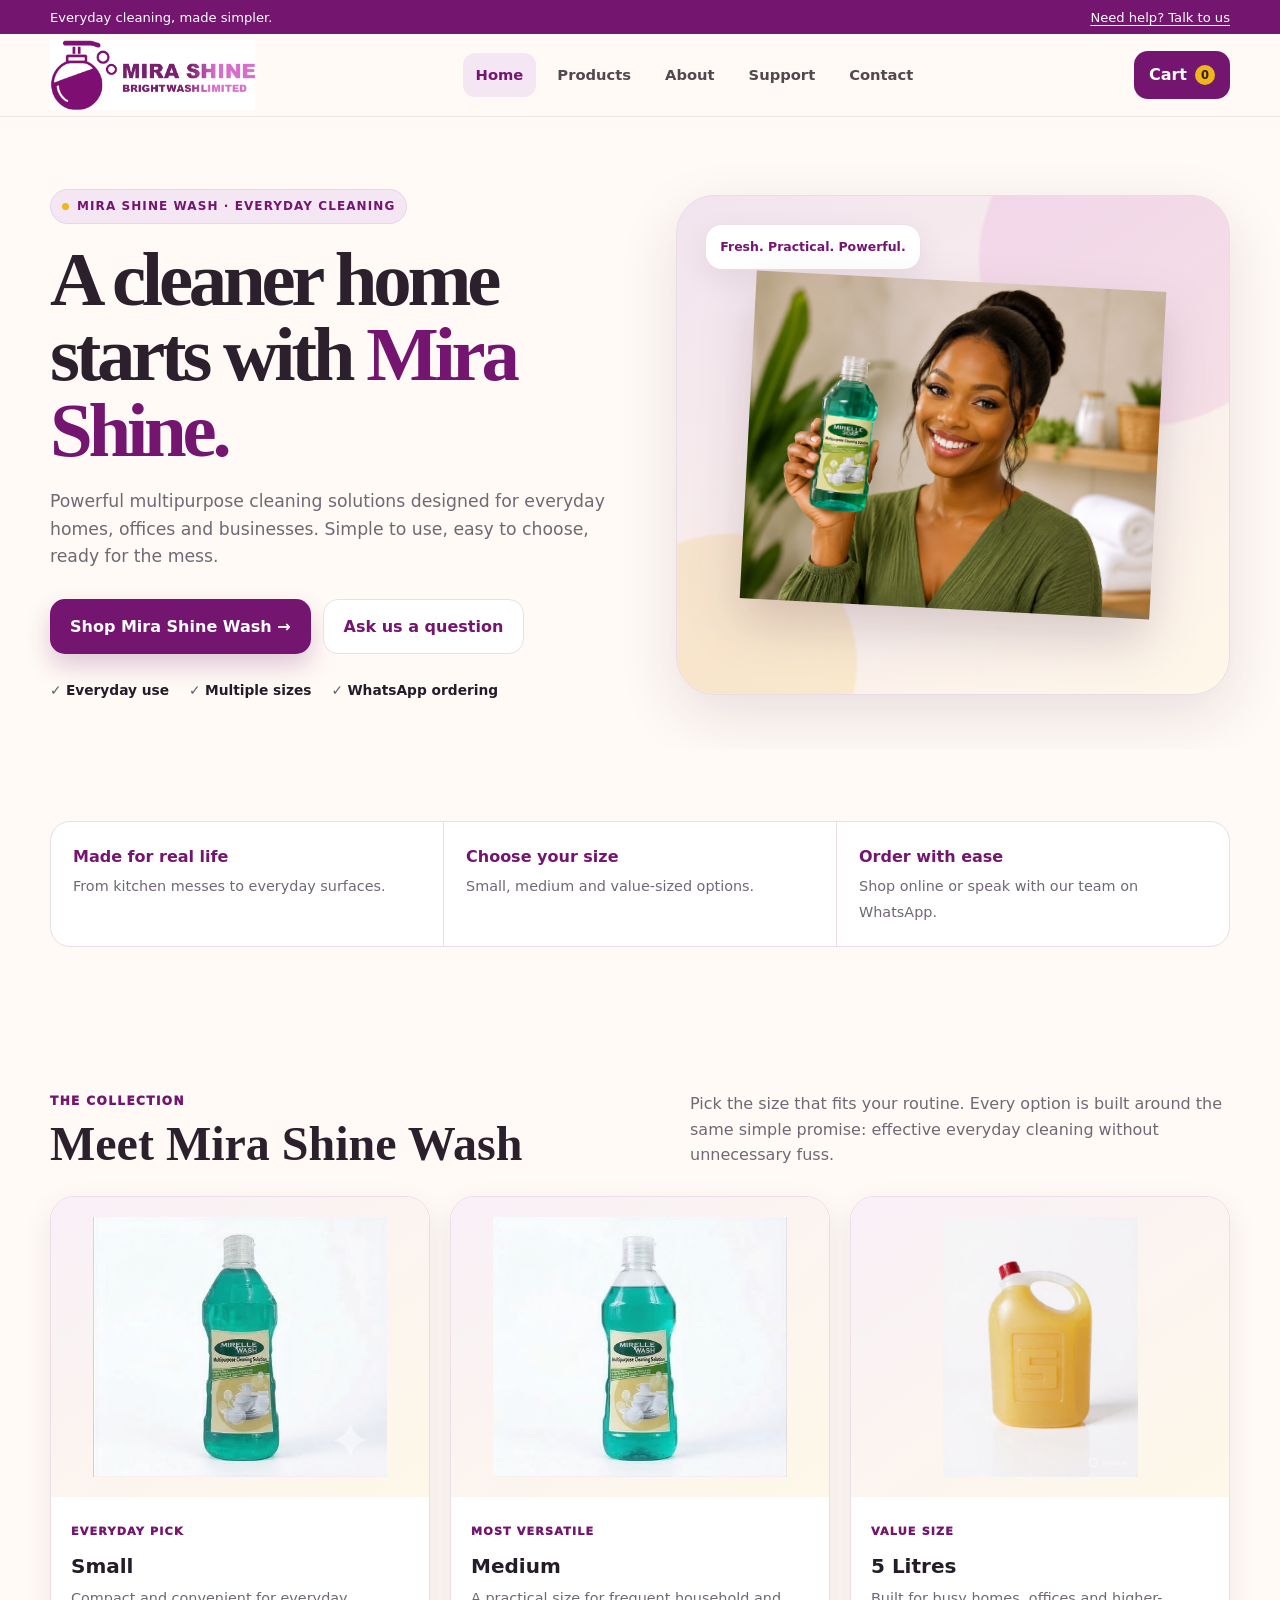
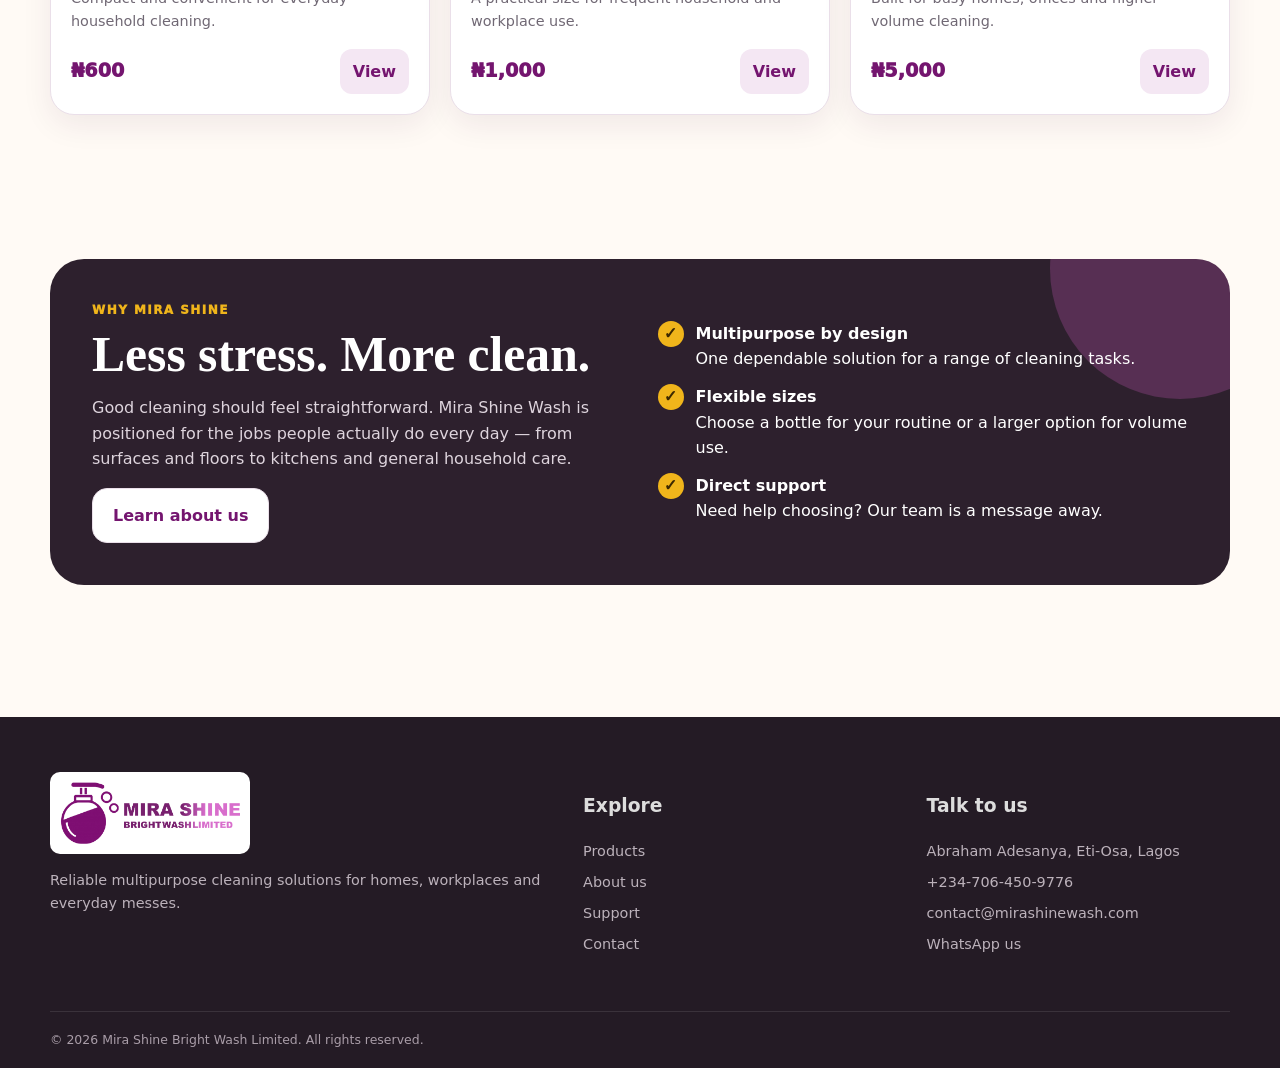
<file: index.html>
<!doctype html>
<html lang="en">
  <head>
    <meta charset="utf-8" />
    <meta name="viewport" content="width=device-width,initial-scale=1" />
    <meta
      name="description"
      content="Mira Shine Wash offers practical multipurpose cleaning solutions for homes, offices and businesses in Nigeria."
    />
    <meta name="theme-color" content="#74156f" />
    <link rel="icon" type="image/png" href="assets/favicon/mira.png" />
    <title>Mira Shine Wash | Everyday Cleaning Solutions</title>
    <link rel="stylesheet" href="css/style.css" />
  </head>
  <body>
    <a class="skip" href="#main-content">Skip to content</a>
    <div class="topbar">
      <div class="container">
        <span>Everyday cleaning, made simpler.</span
        ><a href="contact.html">Need help? Talk to us</a>
      </div>
    </div>
    <header class="site-header">
      <div class="container nav">
        <a class="brand" href="index.html" aria-label="Mira Shine Wash home"
          ><img src="assets/logo/mira.png" alt="Mira Shine Bright Wash Limited"
        /></a>
        <nav class="nav-links">
          <a class="active" href="index.html">Home</a
          ><a class="" href="products.html">Products</a
          ><a class="" href="about.html">About</a
          ><a class="" href="customer-support.html">Support</a
          ><a class="" href="contact.html">Contact</a>
        </nav>
        <div class="nav-actions">
          <a class="icon-btn menu-btn" href="#" aria-label="Open menu">☰</a
          ><a class="cart-pill" href="cart.html"
            >Cart <span class="cart-count" data-cart-count>0</span></a
          >
        </div>
      </div>
    </header>
    <div class="mobile-menu">
      <div class="container">
        <a class="active" href="index.html">Home</a
        ><a class="" href="products.html">Products</a
        ><a class="" href="about.html">About</a
        ><a class="" href="customer-support.html">Support</a
        ><a class="" href="contact.html">Contact</a><a href="cart.html">Cart</a>
      </div>
    </div>
    <main id="main-content">
      <section class="hero">
        <div class="container hero-grid">
          <div>
            <span class="eyebrow">Mira Shine Wash · Everyday cleaning</span>
            <h1>A cleaner home starts with <span>Mira Shine.</span></h1>
            <p class="hero-copy">
              Powerful multipurpose cleaning solutions designed for everyday
              homes, offices and businesses. Simple to use, easy to choose,
              ready for the mess.
            </p>
            <div class="hero-actions">
              <a class="btn btn-primary" href="products.html"
                >Shop Mira Shine Wash →</a
              ><a class="btn btn-secondary" href="contact.html"
                >Ask us a question</a
              >
            </div>
            <div class="hero-note">
              <span>✓ <strong>Everyday use</strong></span
              ><span>✓ <strong>Multiple sizes</strong></span
              ><span>✓ <strong>WhatsApp ordering</strong></span>
            </div>
          </div>
          <div class="hero-visual">
            <div class="hero-badge">Fresh. Practical. Powerful.</div>
            <div class="hero-product">
              <img
                src="assets/Img/PPFFPP.png"
                alt="Mira Shine Wash multipurpose cleaning solution"
              />
            </div>
          </div>
        </div>
      </section>
      <section class="section">
        <div class="container">
          <div class="trust-strip">
            <div class="trust">
              <b>Made for real life</b
              ><span>From kitchen messes to everyday surfaces.</span>
            </div>
            <div class="trust">
              <b>Choose your size</b
              ><span>Small, medium and value-sized options.</span>
            </div>
            <div class="trust">
              <b>Order with ease</b
              ><span>Shop online or speak with our team on WhatsApp.</span>
            </div>
          </div>
        </div>
      </section>
      <section class="section">
        <div class="container">
          <div class="section-head">
            <div>
              <div class="kicker">The collection</div>
              <h2>Meet Mira Shine Wash</h2>
            </div>
            <p>
              Pick the size that fits your routine. Every option is built around
              the same simple promise: effective everyday cleaning without
              unnecessary fuss.
            </p>
          </div>
          <div class="products-grid">
            <article class="product-card">
              <div class="product-media">
                <img src="assets/Img/small.jpg" alt="Mira Shine Wash Small" />
              </div>
              <div class="product-info">
                <span class="product-tag">Everyday pick</span>
                <h3>Small</h3>
                <p>Compact and convenient for everyday household cleaning.</p>
                <div class="price-row">
                  <span class="price">₦600</span
                  ><a class="mini-btn" href="cleaning-solutions-small.html"
                    >View</a
                  >
                </div>
              </div>
            </article>
            <article class="product-card">
              <div class="product-media">
                <img src="assets/Img/medium.jpg" alt="Mira Shine Wash Medium" />
              </div>
              <div class="product-info">
                <span class="product-tag">Most versatile</span>
                <h3>Medium</h3>
                <p>
                  A practical size for frequent household and workplace use.
                </p>
                <div class="price-row">
                  <span class="price">₦1,000</span
                  ><a class="mini-btn" href="cleaning-solutions-medium.html"
                    >View</a
                  >
                </div>
              </div>
            </article>
            <article class="product-card">
              <div class="product-media">
                <img src="assets/Img/5l.jpeg" alt="Mira Shine Wash 5l" />
              </div>
              <div class="product-info">
                <span class="product-tag">Value size</span>
                <h3>5 Litres</h3>
                <p>Built for busy homes, offices and higher-volume cleaning.</p>
                <div class="price-row">
                  <span class="price">₦5,000</span
                  ><a class="mini-btn" href="cleaning-solutions-5l.html"
                    >View</a
                  >
                </div>
              </div>
            </article>
          </div>
        </div>
      </section>
      <section class="section">
        <div class="container">
          <div class="feature">
            <div class="feature-grid">
              <div>
                <div class="kicker" style="color: #f0b51b">Why Mira Shine</div>
                <h2>Less stress. More clean.</h2>
                <p>
                  Good cleaning should feel straightforward. Mira Shine Wash is
                  positioned for the jobs people actually do every day — from
                  surfaces and floors to kitchens and general household care.
                </p>
                <a class="btn btn-secondary" href="about.html"
                  >Learn about us</a
                >
              </div>
              <div class="feature-list">
                <div>
                  <span class="check">✓</span
                  ><span
                    ><strong>Multipurpose by design</strong><br />One dependable
                    solution for a range of cleaning tasks.</span
                  >
                </div>
                <div>
                  <span class="check">✓</span
                  ><span
                    ><strong>Flexible sizes</strong><br />Choose a bottle for
                    your routine or a larger option for volume use.</span
                  >
                </div>
                <div>
                  <span class="check">✓</span
                  ><span
                    ><strong>Direct support</strong><br />Need help choosing?
                    Our team is a message away.</span
                  >
                </div>
              </div>
            </div>
          </div>
        </div>
      </section>
    </main>
    <footer class="footer">
      <div class="container footer-main">
        <div>
          <img
            src="assets/logo/mira.png"
            alt="Mira Shine Bright Wash Limited"
          />
          <p>
            Reliable multipurpose cleaning solutions for homes, workplaces and
            everyday messes.
          </p>
        </div>
        <div>
          <h3>Explore</h3>
          <ul>
            <li><a href="products.html">Products</a></li>
            <li><a href="about.html">About us</a></li>
            <li><a href="customer-support.html">Support</a></li>
            <li><a href="contact.html">Contact</a></li>
          </ul>
        </div>
        <div>
          <h3>Talk to us</h3>
          <ul>
            <li>Abraham Adesanya, Eti-Osa, Lagos</li>
            <li>+234-706-450-9776</li>
            <li>contact@mirashinewash.com</li>
            <li><a href="https://wa.me/2347064509776">WhatsApp us</a></li>
          </ul>
        </div>
      </div>
      <div class="container footer-bottom">
        <span>© 2026 Mira Shine Bright Wash Limited. All rights reserved.</span>
      </div>
    </footer>
    <script src="script/script.js"></script>
  </body>
</html>
</file>
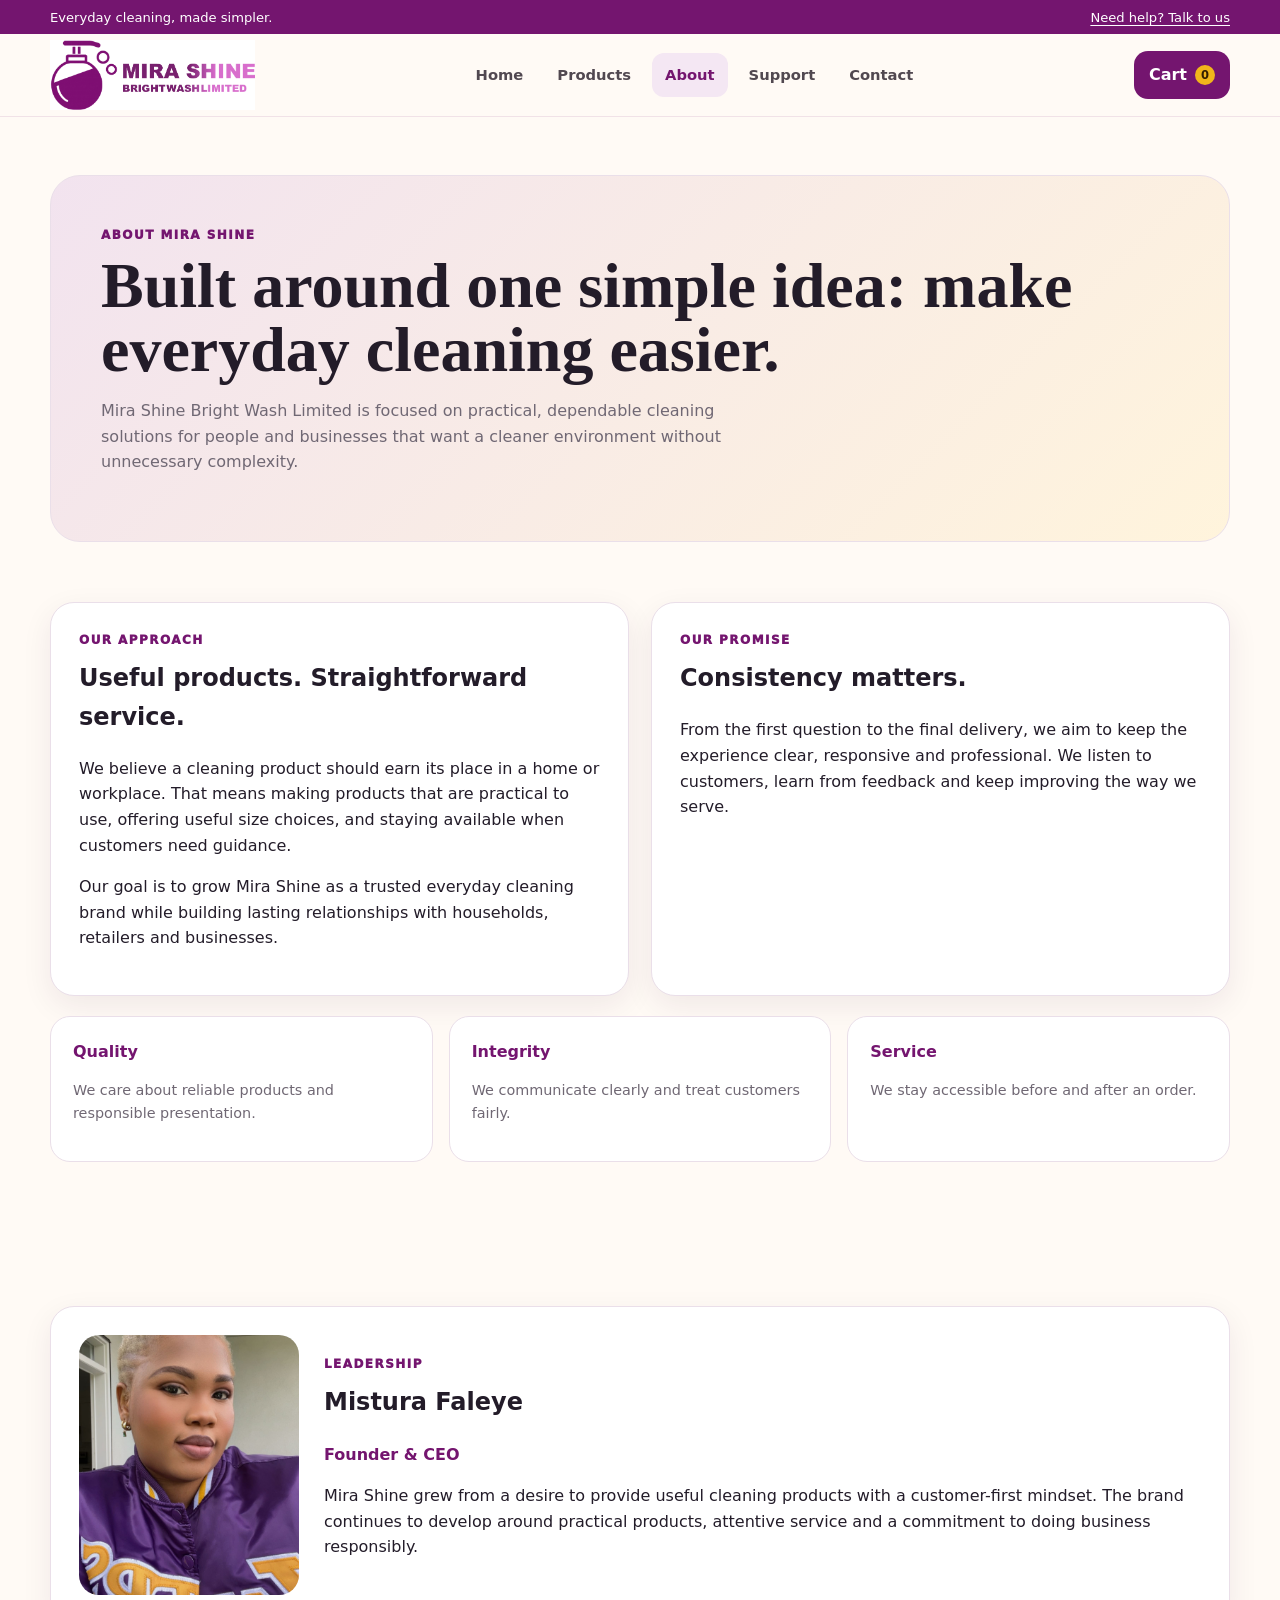
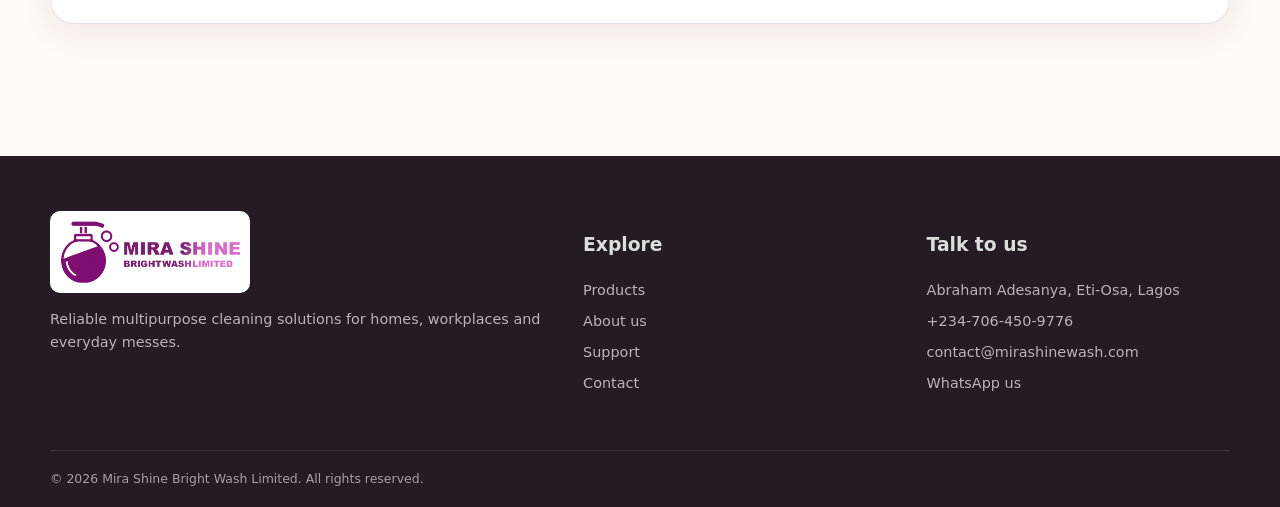
<file: about.html>
<!doctype html>
<html lang="en">
  <head>
    <meta charset="utf-8" />
    <meta name="viewport" content="width=device-width,initial-scale=1" />
    <meta
      name="description"
      content="Learn about Mira Shine Bright Wash Limited and our approach to practical, dependable cleaning solutions."
    />
    <meta name="theme-color" content="#74156f" />
    <link rel="icon" type="image/png" href="assets/favicon/mira.png" />
    <title>About Mira Shine Bright Wash Limited</title>
    <link rel="stylesheet" href="css/style.css" />
  </head>
  <body>
    <a class="skip" href="#main-content">Skip to content</a>
    <div class="topbar">
      <div class="container">
        <span>Everyday cleaning, made simpler.</span
        ><a href="contact.html">Need help? Talk to us</a>
      </div>
    </div>
    <header class="site-header">
      <div class="container nav">
        <a class="brand" href="index.html" aria-label="Mira Shine Wash home"
          ><img src="assets/logo/mira.png" alt="Mira Shine Bright Wash Limited"
        /></a>
        <nav class="nav-links">
          <a class="" href="index.html">Home</a
          ><a class="" href="products.html">Products</a
          ><a class="active" href="about.html">About</a
          ><a class="" href="customer-support.html">Support</a
          ><a class="" href="contact.html">Contact</a>
        </nav>
        <div class="nav-actions">
          <a class="icon-btn menu-btn" href="#" aria-label="Open menu">☰</a
          ><a class="cart-pill" href="cart.html"
            >Cart <span class="cart-count" data-cart-count>0</span></a
          >
        </div>
      </div>
    </header>
    <div class="mobile-menu">
      <div class="container">
        <a class="" href="index.html">Home</a
        ><a class="" href="products.html">Products</a
        ><a class="active" href="about.html">About</a
        ><a class="" href="customer-support.html">Support</a
        ><a class="" href="contact.html">Contact</a><a href="cart.html">Cart</a>
      </div>
    </div>
    <main id="main-content">
      <section class="page-hero">
        <div class="container">
          <div class="page-hero-box">
            <div class="kicker">About Mira Shine</div>
            <h1>
              Built around one simple idea: make everyday cleaning easier.
            </h1>
            <p>
              Mira Shine Bright Wash Limited is focused on practical, dependable
              cleaning solutions for people and businesses that want a cleaner
              environment without unnecessary complexity.
            </p>
          </div>
        </div>
      </section>
      <section class="section" style="padding-top: 24px">
        <div class="container">
          <div class="about-grid">
            <div class="card">
              <div class="kicker">Our approach</div>
              <h2>Useful products. Straightforward service.</h2>
              <p>
                We believe a cleaning product should earn its place in a home or
                workplace. That means making products that are practical to use,
                offering useful size choices, and staying available when
                customers need guidance.
              </p>
              <p>
                Our goal is to grow Mira Shine as a trusted everyday cleaning
                brand while building lasting relationships with households,
                retailers and businesses.
              </p>
            </div>
            <div class="card">
              <div class="kicker">Our promise</div>
              <h2>Consistency matters.</h2>
              <p>
                From the first question to the final delivery, we aim to keep
                the experience clear, responsive and professional. We listen to
                customers, learn from feedback and keep improving the way we
                serve.
              </p>
            </div>
          </div>
          <div class="value-grid">
            <div class="value">
              <b>Quality</b>
              <p>
                We care about reliable products and responsible presentation.
              </p>
            </div>
            <div class="value">
              <b>Integrity</b>
              <p>We communicate clearly and treat customers fairly.</p>
            </div>
            <div class="value">
              <b>Service</b>
              <p>We stay accessible before and after an order.</p>
            </div>
          </div>
        </div>
      </section>
      <section class="section">
        <div class="container">
          <div class="card owner">
            <img
              src="assets/Img/IMG_0023.JPG"
              alt="Mira Shine company founder"
            />
            <div>
              <div class="kicker">Leadership</div>
              <h2>Mistura Faleye</h2>
              <p style="color: var(--purple); font-weight: 900">
                Founder & CEO
              </p>
              <p>
                Mira Shine grew from a desire to provide useful cleaning
                products with a customer-first mindset. The brand continues to
                develop around practical products, attentive service and a
                commitment to doing business responsibly.
              </p>
            </div>
          </div>
        </div>
      </section>
    </main>
    <footer class="footer">
      <div class="container footer-main">
        <div>
          <img
            src="assets/logo/mira.png"
            alt="Mira Shine Bright Wash Limited"
          />
          <p>
            Reliable multipurpose cleaning solutions for homes, workplaces and
            everyday messes.
          </p>
        </div>
        <div>
          <h3>Explore</h3>
          <ul>
            <li><a href="products.html">Products</a></li>
            <li><a href="about.html">About us</a></li>
            <li><a href="customer-support.html">Support</a></li>
            <li><a href="contact.html">Contact</a></li>
          </ul>
        </div>
        <div>
          <h3>Talk to us</h3>
          <ul>
            <li>Abraham Adesanya, Eti-Osa, Lagos</li>
            <li>+234-706-450-9776</li>
            <li>contact@mirashinewash.com</li>
            <li><a href="https://wa.me/2347064509776">WhatsApp us</a></li>
          </ul>
        </div>
      </div>
      <div class="container footer-bottom">
        <span>© 2026 Mira Shine Bright Wash Limited. All rights reserved.</span>
      </div>
    </footer>
    <script src="script/script.js"></script>
  </body>
</html>
</file>
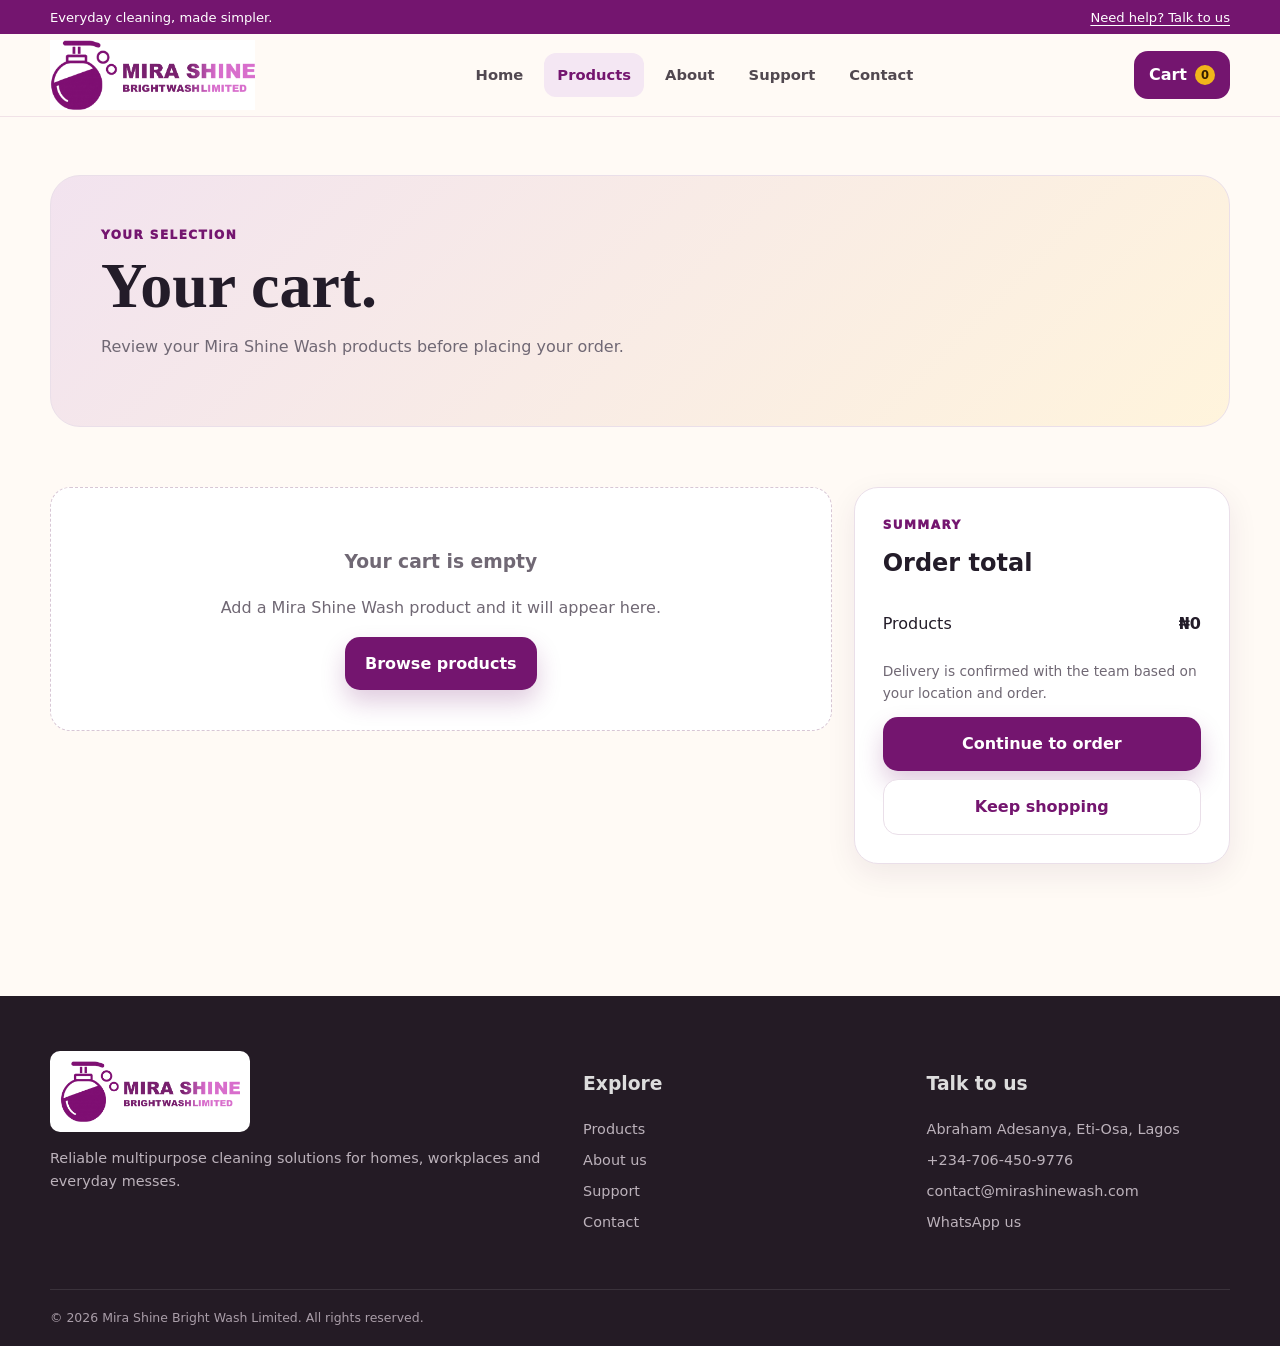
<file: cart.html>
<!doctype html>
<html lang="en">
  <head>
    <meta charset="utf-8" />
    <meta name="viewport" content="width=device-width,initial-scale=1" />
    <meta
      name="description"
      content="Review your Mira Shine Wash shopping cart before placing your order."
    />
    <meta name="theme-color" content="#74156f" />
    <link rel="icon" type="image/png" href="assets/favicon/mira.png" />
    <title>Cart | Mira Shine Wash</title>
    <link rel="stylesheet" href="css/style.css" />
  </head>
  <body>
    <a class="skip" href="#main-content">Skip to content</a>
    <div class="topbar">
      <div class="container">
        <span>Everyday cleaning, made simpler.</span
        ><a href="contact.html">Need help? Talk to us</a>
      </div>
    </div>
    <header class="site-header">
      <div class="container nav">
        <a class="brand" href="index.html" aria-label="Mira Shine Wash home"
          ><img src="assets/logo/mira.png" alt="Mira Shine Bright Wash Limited"
        /></a>
        <nav class="nav-links">
          <a class="" href="index.html">Home</a
          ><a class="active" href="products.html">Products</a
          ><a class="" href="about.html">About</a
          ><a class="" href="customer-support.html">Support</a
          ><a class="" href="contact.html">Contact</a>
        </nav>
        <div class="nav-actions">
          <a class="icon-btn menu-btn" href="#" aria-label="Open menu">☰</a
          ><a class="cart-pill" href="cart.html"
            >Cart <span class="cart-count" data-cart-count>0</span></a
          >
        </div>
      </div>
    </header>
    <div class="mobile-menu">
      <div class="container">
        <a class="" href="index.html">Home</a
        ><a class="active" href="products.html">Products</a
        ><a class="" href="about.html">About</a
        ><a class="" href="customer-support.html">Support</a
        ><a class="" href="contact.html">Contact</a><a href="cart.html">Cart</a>
      </div>
    </div>
    <main id="main-content">
      <section class="page-hero">
        <div class="container">
          <div class="page-hero-box">
            <div class="kicker">Your selection</div>
            <h1>Your cart.</h1>
            <p>
              Review your Mira Shine Wash products before placing your order.
            </p>
          </div>
        </div>
      </section>
      <section class="section" style="padding-top: 24px">
        <div class="container cart-layout">
          <div><div id="cartItems" class="cart-items"></div></div>
          <aside class="card summary">
            <div class="kicker">Summary</div>
            <h2>Order total</h2>
            <div class="summary-line">
              <span>Products</span><strong id="cartTotal">₦0</strong>
            </div>
            <p style="color: var(--muted); font-size: 0.86rem">
              Delivery is confirmed with the team based on your location and
              order.
            </p>
            <a class="btn btn-primary" style="width: 100%" href="checkout.html"
              >Continue to order</a
            ><a
              class="btn btn-secondary"
              style="width: 100%; margin-top: 8px"
              href="products.html"
              >Keep shopping</a
            >
          </aside>
        </div>
      </section>
    </main>
    <footer class="footer">
      <div class="container footer-main">
        <div>
          <img
            src="assets/logo/mira.png"
            alt="Mira Shine Bright Wash Limited"
          />
          <p>
            Reliable multipurpose cleaning solutions for homes, workplaces and
            everyday messes.
          </p>
        </div>
        <div>
          <h3>Explore</h3>
          <ul>
            <li><a href="products.html">Products</a></li>
            <li><a href="about.html">About us</a></li>
            <li><a href="customer-support.html">Support</a></li>
            <li><a href="contact.html">Contact</a></li>
          </ul>
        </div>
        <div>
          <h3>Talk to us</h3>
          <ul>
            <li>Abraham Adesanya, Eti-Osa, Lagos</li>
            <li>+234-706-450-9776</li>
            <li>contact@mirashinewash.com</li>
            <li><a href="https://wa.me/2347064509776">WhatsApp us</a></li>
          </ul>
        </div>
      </div>
      <div class="container footer-bottom">
        <span>© 2026 Mira Shine Bright Wash Limited. All rights reserved.</span>
      </div>
    </footer>
    <script src="script/script.js"></script>
  </body>
</html>
</file>
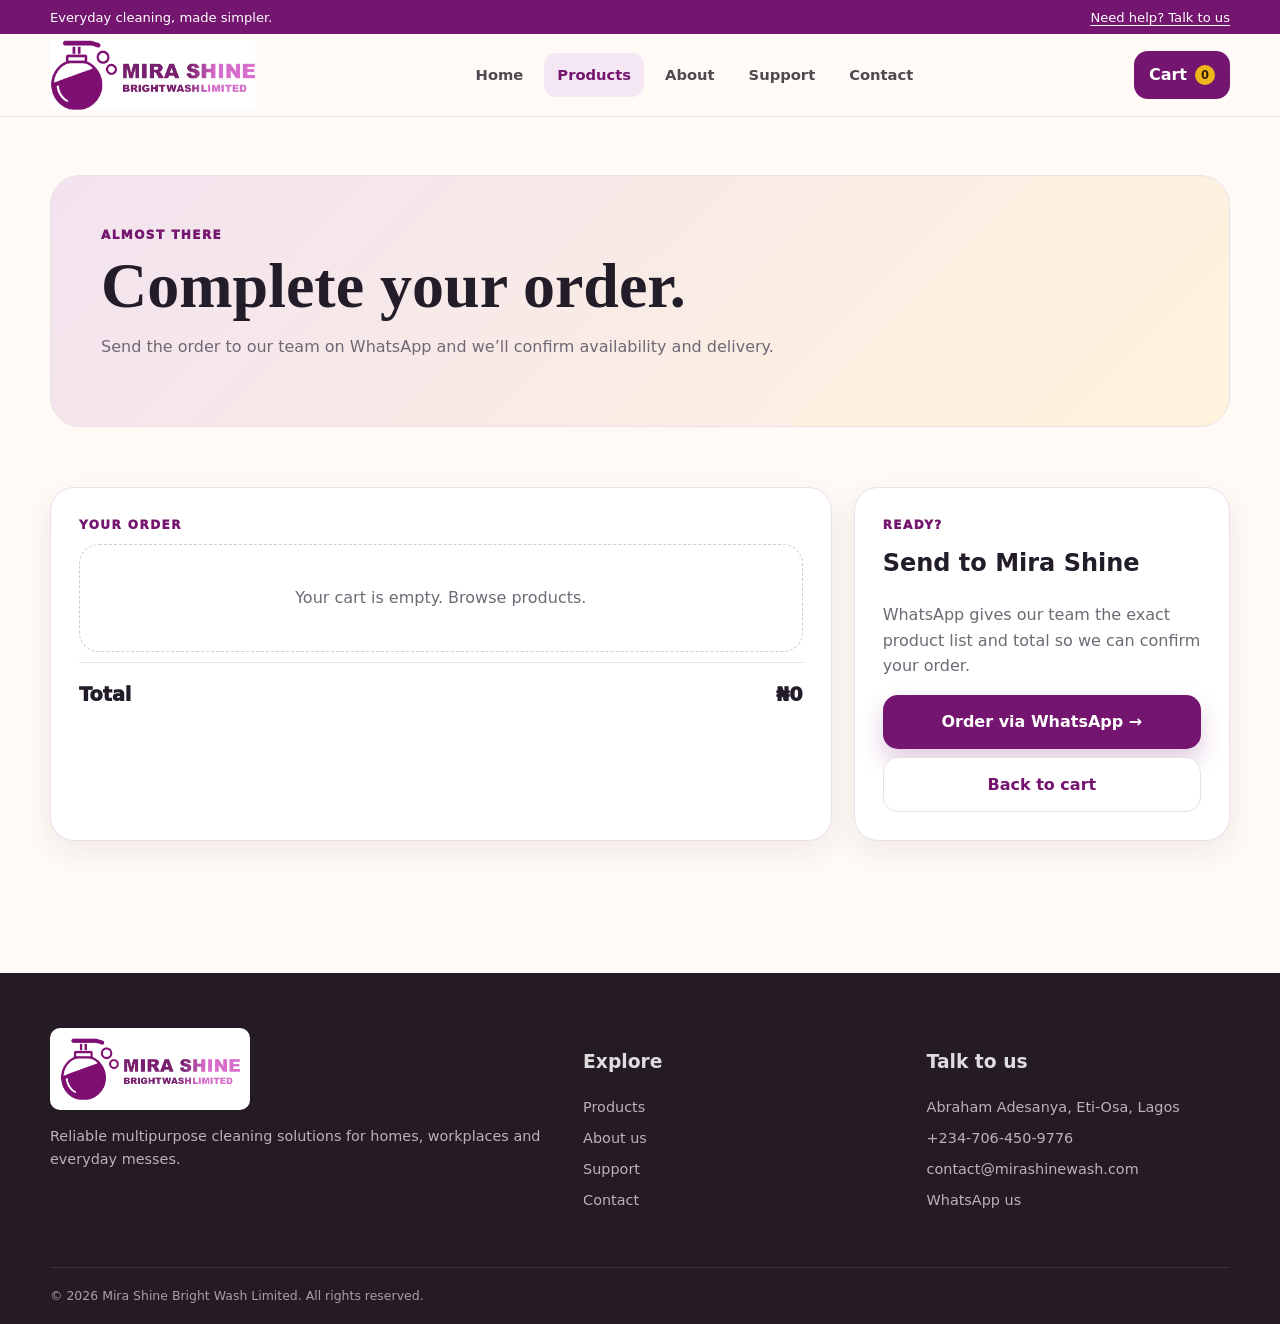
<file: checkout.html>
<!doctype html>
<html lang="en">
  <head>
    <meta charset="utf-8" />
    <meta name="viewport" content="width=device-width,initial-scale=1" />
    <meta
      name="description"
      content="Complete your Mira Shine Wash order and send the product list to our team via WhatsApp."
    />
    <meta name="theme-color" content="#74156f" />
    <link rel="icon" type="image/png" href="assets/favicon/mira.png" />
    <title>Checkout | Mira Shine Wash</title>
    <link rel="stylesheet" href="css/style.css" />
  </head>
  <body>
    <a class="skip" href="#main-content">Skip to content</a>
    <div class="topbar">
      <div class="container">
        <span>Everyday cleaning, made simpler.</span
        ><a href="contact.html">Need help? Talk to us</a>
      </div>
    </div>
    <header class="site-header">
      <div class="container nav">
        <a class="brand" href="index.html" aria-label="Mira Shine Wash home"
          ><img src="assets/logo/mira.png" alt="Mira Shine Bright Wash Limited"
        /></a>
        <nav class="nav-links">
          <a class="" href="index.html">Home</a
          ><a class="active" href="products.html">Products</a
          ><a class="" href="about.html">About</a
          ><a class="" href="customer-support.html">Support</a
          ><a class="" href="contact.html">Contact</a>
        </nav>
        <div class="nav-actions">
          <a class="icon-btn menu-btn" href="#" aria-label="Open menu">☰</a
          ><a class="cart-pill" href="cart.html"
            >Cart <span class="cart-count" data-cart-count>0</span></a
          >
        </div>
      </div>
    </header>
    <div class="mobile-menu">
      <div class="container">
        <a class="" href="index.html">Home</a
        ><a class="active" href="products.html">Products</a
        ><a class="" href="about.html">About</a
        ><a class="" href="customer-support.html">Support</a
        ><a class="" href="contact.html">Contact</a><a href="cart.html">Cart</a>
      </div>
    </div>
    <main id="main-content">
      <section class="page-hero">
        <div class="container">
          <div class="page-hero-box">
            <div class="kicker">Almost there</div>
            <h1>Complete your order.</h1>
            <p>
              Send the order to our team on WhatsApp and we’ll confirm
              availability and delivery.
            </p>
          </div>
        </div>
      </section>
      <section class="section" style="padding-top: 24px">
        <div class="container cart-layout">
          <div class="card">
            <div class="kicker">Your order</div>
            <div id="checkoutItems" class="cart-items"></div>
            <div class="summary-total">
              Total <span style="float: right" id="checkoutTotal">₦0</span>
            </div>
          </div>
          <aside class="card summary">
            <div class="kicker">Ready?</div>
            <h2>Send to Mira Shine</h2>
            <p style="color: var(--muted)">
              WhatsApp gives our team the exact product list and total so we can
              confirm your order.
            </p>
            <button
              id="orderBtn"
              class="btn btn-primary"
              style="width: 100%"
              onclick="whatsappOrder()"
            >
              Order via WhatsApp →</button
            ><a
              class="btn btn-secondary"
              style="width: 100%; margin-top: 8px"
              href="cart.html"
              >Back to cart</a
            >
          </aside>
        </div>
      </section>
    </main>
    <footer class="footer">
      <div class="container footer-main">
        <div>
          <img
            src="assets/logo/mira.png"
            alt="Mira Shine Bright Wash Limited"
          />
          <p>
            Reliable multipurpose cleaning solutions for homes, workplaces and
            everyday messes.
          </p>
        </div>
        <div>
          <h3>Explore</h3>
          <ul>
            <li><a href="products.html">Products</a></li>
            <li><a href="about.html">About us</a></li>
            <li><a href="customer-support.html">Support</a></li>
            <li><a href="contact.html">Contact</a></li>
          </ul>
        </div>
        <div>
          <h3>Talk to us</h3>
          <ul>
            <li>Abraham Adesanya, Eti-Osa, Lagos</li>
            <li>+234-706-450-9776</li>
            <li>contact@mirashinewash.com</li>
            <li><a href="https://wa.me/2347064509776">WhatsApp us</a></li>
          </ul>
        </div>
      </div>
      <div class="container footer-bottom">
        <span>© 2026 Mira Shine Bright Wash Limited. All rights reserved.</span>
      </div>
    </footer>
    <script src="script/script.js"></script>
  </body>
</html>
</file>
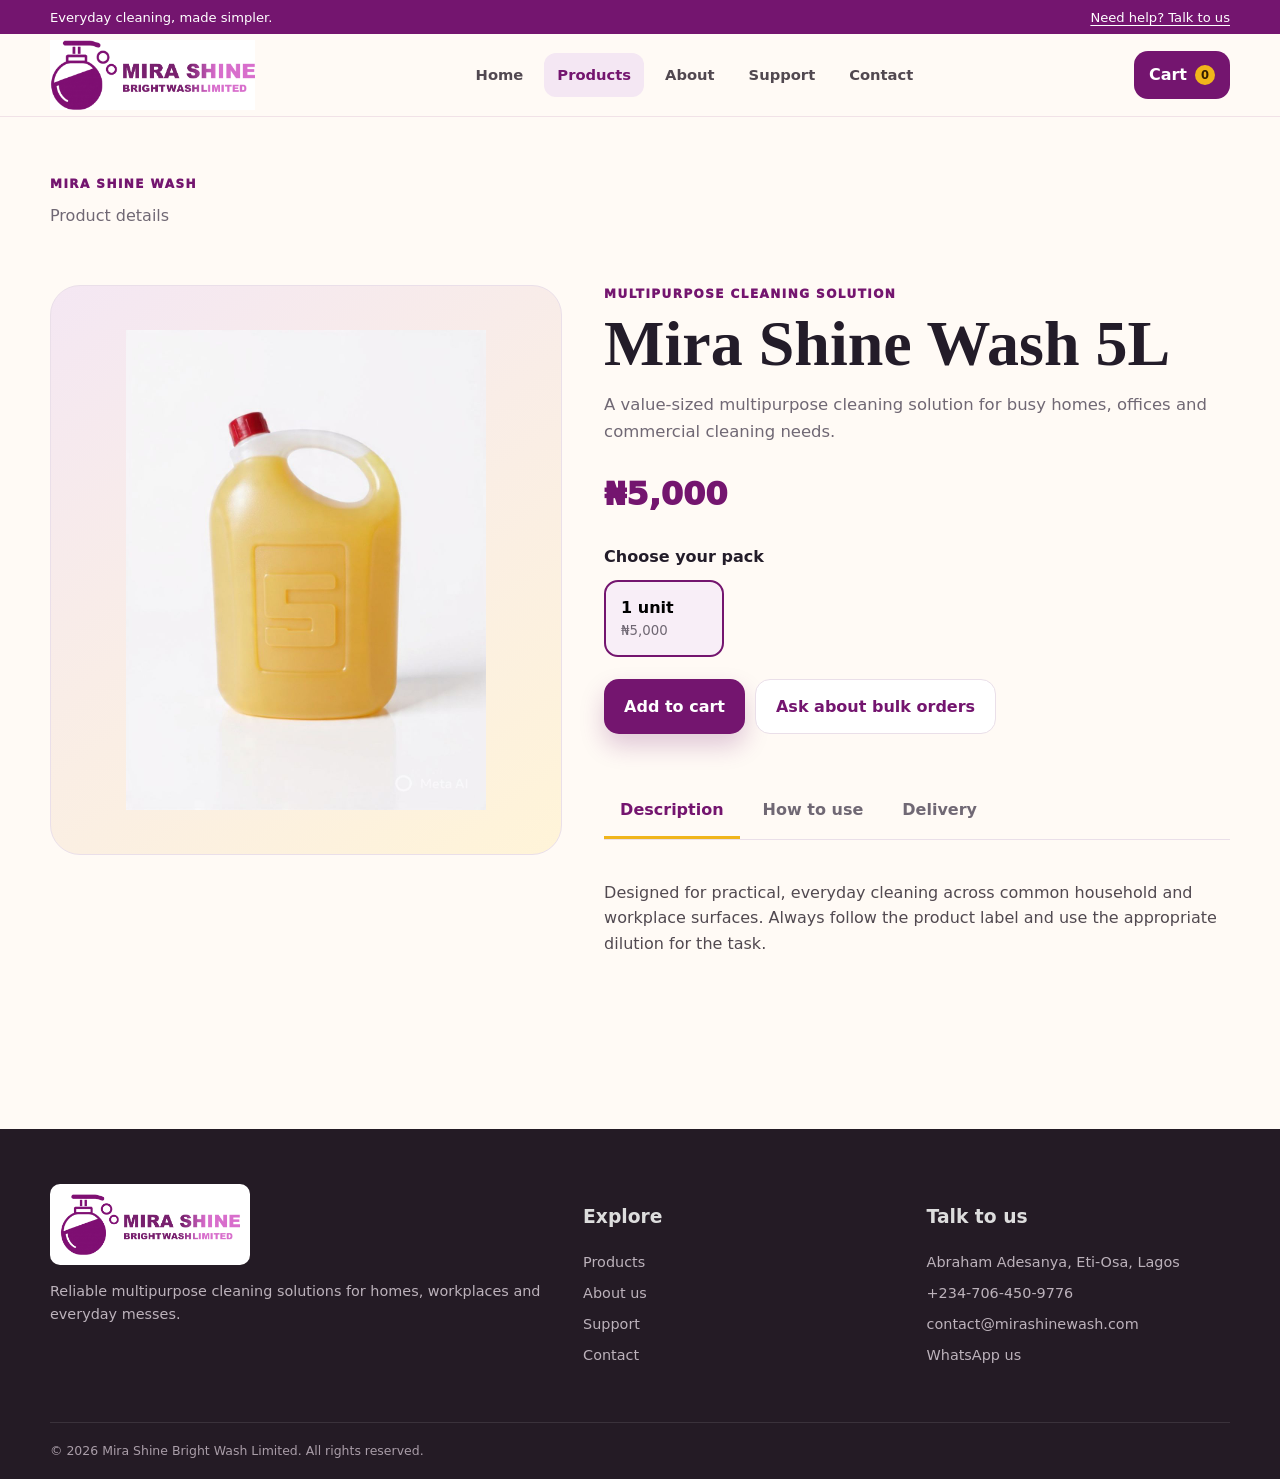
<file: cleaning-solutions-5l.html>
<!doctype html>
<html lang="en">
  <head>
    <meta charset="utf-8" />
    <meta name="viewport" content="width=device-width,initial-scale=1" />
    <meta
      name="description"
      content="A value-sized multipurpose cleaning solution for busy homes, offices and commercial cleaning needs."
    />
    <meta name="theme-color" content="#74156f" />
    <link rel="icon" type="image/png" href="assets/favicon/mira.png" />
    <title>Mira Shine Wash 5L | Mira Shine Wash</title>
    <link rel="stylesheet" href="css/style.css" />
  </head>
  <body data-product="large">
    <a class="skip" href="#main-content">Skip to content</a>
    <div class="topbar">
      <div class="container">
        <span>Everyday cleaning, made simpler.</span
        ><a href="contact.html">Need help? Talk to us</a>
      </div>
    </div>
    <header class="site-header">
      <div class="container nav">
        <a class="brand" href="index.html" aria-label="Mira Shine Wash home"
          ><img src="assets/logo/mira.png" alt="Mira Shine Bright Wash Limited"
        /></a>
        <nav class="nav-links">
          <a class="" href="index.html">Home</a
          ><a class="active" href="products.html">Products</a
          ><a class="" href="about.html">About</a
          ><a class="" href="customer-support.html">Support</a
          ><a class="" href="contact.html">Contact</a>
        </nav>
        <div class="nav-actions">
          <a class="icon-btn menu-btn" href="#" aria-label="Open menu">☰</a
          ><a class="cart-pill" href="cart.html"
            >Cart <span class="cart-count" data-cart-count>0</span></a
          >
        </div>
      </div>
    </header>
    <div class="mobile-menu">
      <div class="container">
        <a class="" href="index.html">Home</a
        ><a class="active" href="products.html">Products</a
        ><a class="" href="about.html">About</a
        ><a class="" href="customer-support.html">Support</a
        ><a class="" href="contact.html">Contact</a><a href="cart.html">Cart</a>
      </div>
    </div>
    <main id="main-content">
      <section class="page-hero">
        <div class="container">
          <div class="kicker">Mira Shine Wash</div>
          <p style="margin: 0; color: var(--muted)">Product details</p>
        </div>
      </section>
      <section class="section" style="padding-top: 20px">
        <div class="container">
          <div class="detail">
            <div class="detail-media">
              <img src="assets/Img/5l.jpeg" alt="Mira Shine Wash 5l" />
            </div>
            <div class="detail-copy">
              <div class="kicker">Multipurpose cleaning solution</div>
              <h1>Mira Shine Wash 5L</h1>
              <p>
                A value-sized multipurpose cleaning solution for busy homes,
                offices and commercial cleaning needs.
              </p>
              <div class="detail-price" id="detailPrice">₦5,000</div>
              <div class="pack-title">Choose your pack</div>
              <div class="pack-options">
                <button class="pack active" data-pack-price="5000">
                  <strong>1 unit</strong><small>₦5,000</small>
                </button>
              </div>
              <div class="detail-actions">
                <button class="btn btn-primary" id="addDetail">
                  Add to cart</button
                ><a class="btn btn-secondary" href="contact.html"
                  >Ask about bulk orders</a
                >
              </div>
              <div class="tabs">
                <div class="tab-buttons">
                  <button class="tab-btn active" data-tab="desc">
                    Description</button
                  ><button class="tab-btn" data-tab="use">How to use</button
                  ><button class="tab-btn" data-tab="shipping">Delivery</button>
                </div>
                <div id="desc" class="tab-panel active">
                  <p>
                    Designed for practical, everyday cleaning across common
                    household and workplace surfaces. Always follow the product
                    label and use the appropriate dilution for the task.
                  </p>
                </div>
                <div id="use" class="tab-panel">
                  <p>
                    Apply to the appropriate surface or cleaning tool, work
                    through the dirt, then rinse or wipe clean as appropriate.
                    For delicate surfaces, test a small hidden area first.
                  </p>
                </div>
                <div id="shipping" class="tab-panel">
                  <p>
                    We arrange delivery with customers directly. For larger
                    orders or location-specific delivery questions, contact the
                    team before placing your order.
                  </p>
                </div>
              </div>
            </div>
          </div>
        </div>
      </section>
    </main>
    <footer class="footer">
      <div class="container footer-main">
        <div>
          <img
            src="assets/logo/mira.png"
            alt="Mira Shine Bright Wash Limited"
          />
          <p>
            Reliable multipurpose cleaning solutions for homes, workplaces and
            everyday messes.
          </p>
        </div>
        <div>
          <h3>Explore</h3>
          <ul>
            <li><a href="products.html">Products</a></li>
            <li><a href="about.html">About us</a></li>
            <li><a href="customer-support.html">Support</a></li>
            <li><a href="contact.html">Contact</a></li>
          </ul>
        </div>
        <div>
          <h3>Talk to us</h3>
          <ul>
            <li>Abraham Adesanya, Eti-Osa, Lagos</li>
            <li>+234-706-450-9776</li>
            <li>contact@mirashinewash.com</li>
            <li><a href="https://wa.me/2347064509776">WhatsApp us</a></li>
          </ul>
        </div>
      </div>
      <div class="container footer-bottom">
        <span>© 2026 Mira Shine Bright Wash Limited. All rights reserved.</span>
      </div>
    </footer>
    <script src="script/script.js"></script>
  </body>
</html>
</file>
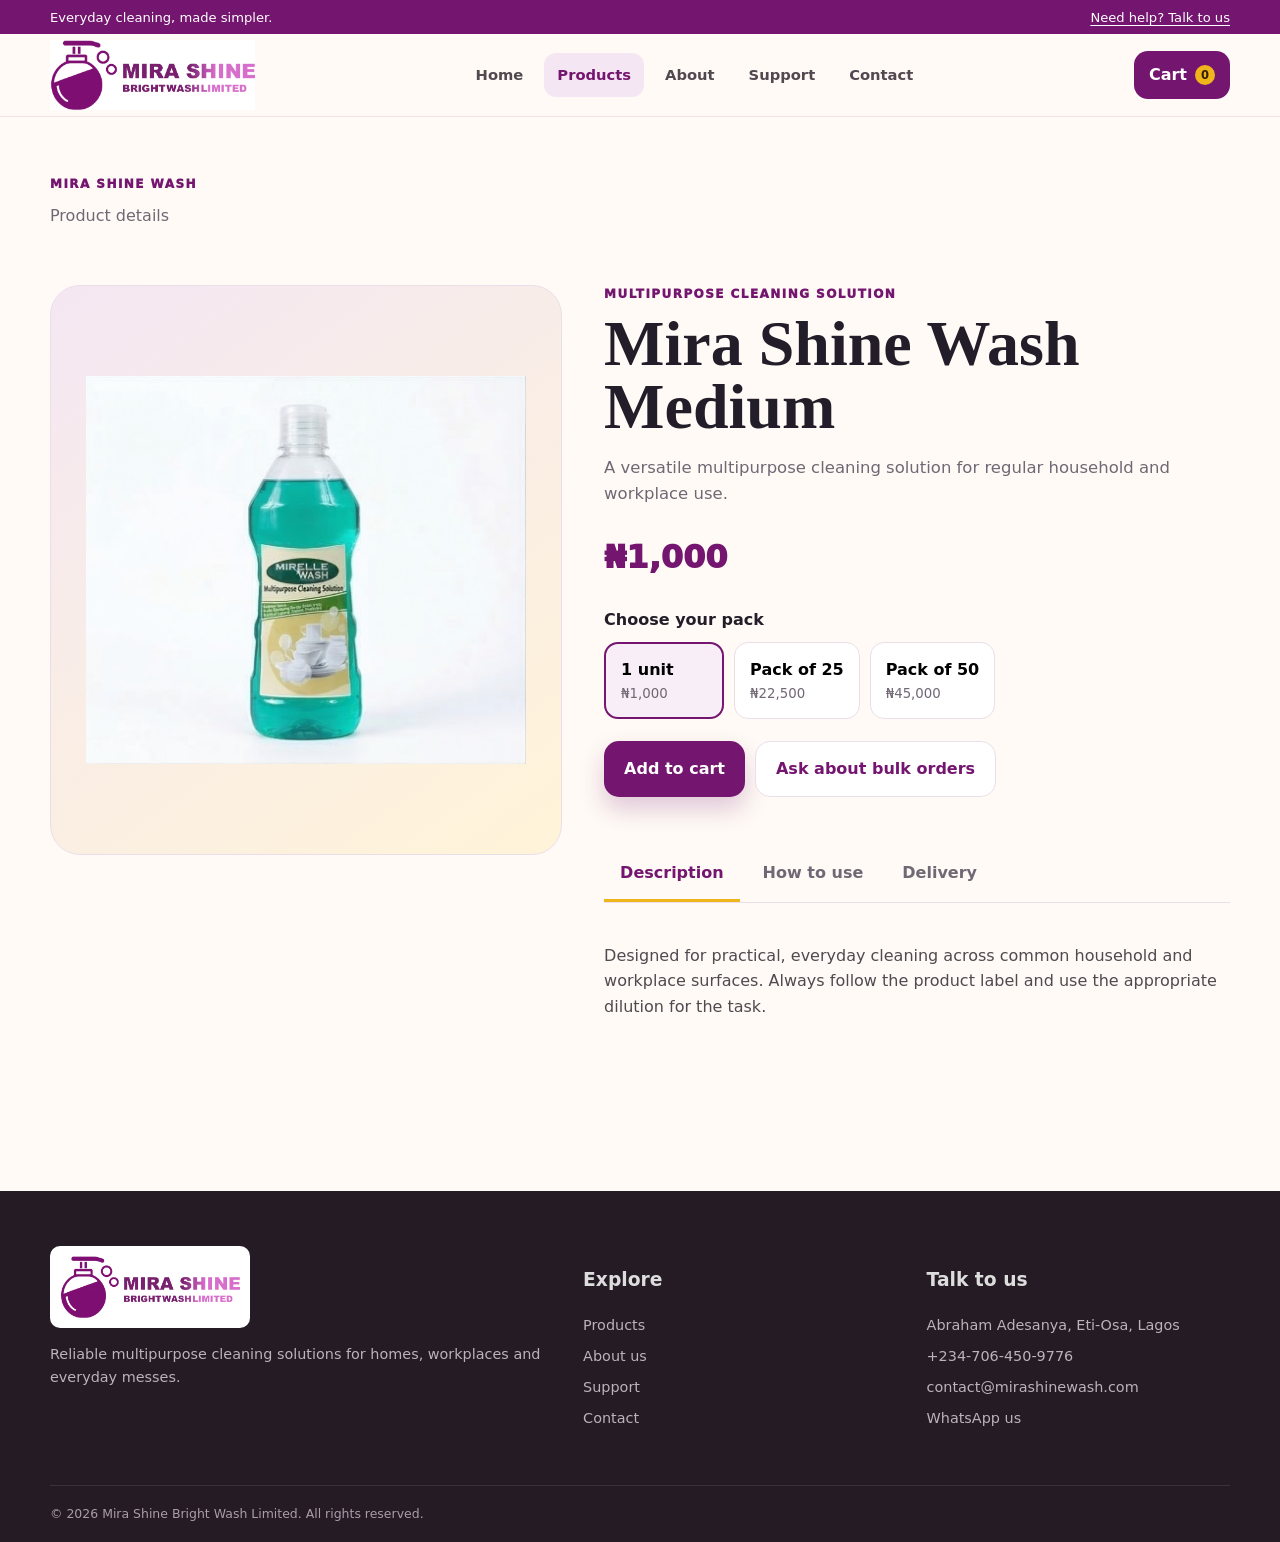
<file: cleaning-solutions-medium.html>
<!doctype html>
<html lang="en">
  <head>
    <meta charset="utf-8" />
    <meta name="viewport" content="width=device-width,initial-scale=1" />
    <meta
      name="description"
      content="A versatile multipurpose cleaning solution for regular household and workplace use."
    />
    <meta name="theme-color" content="#74156f" />
    <link rel="icon" type="image/png" href="assets/favicon/mira.png" />
    <title>Mira Shine Wash Medium | Mira Shine Wash</title>
    <link rel="stylesheet" href="css/style.css" />
  </head>
  <body data-product="medium">
    <a class="skip" href="#main-content">Skip to content</a>
    <div class="topbar">
      <div class="container">
        <span>Everyday cleaning, made simpler.</span
        ><a href="contact.html">Need help? Talk to us</a>
      </div>
    </div>
    <header class="site-header">
      <div class="container nav">
        <a class="brand" href="index.html" aria-label="Mira Shine Wash home"
          ><img src="assets/logo/mira.png" alt="Mira Shine Bright Wash Limited"
        /></a>
        <nav class="nav-links">
          <a class="" href="index.html">Home</a
          ><a class="active" href="products.html">Products</a
          ><a class="" href="about.html">About</a
          ><a class="" href="customer-support.html">Support</a
          ><a class="" href="contact.html">Contact</a>
        </nav>
        <div class="nav-actions">
          <a class="icon-btn menu-btn" href="#" aria-label="Open menu">☰</a
          ><a class="cart-pill" href="cart.html"
            >Cart <span class="cart-count" data-cart-count>0</span></a
          >
        </div>
      </div>
    </header>
    <div class="mobile-menu">
      <div class="container">
        <a class="" href="index.html">Home</a
        ><a class="active" href="products.html">Products</a
        ><a class="" href="about.html">About</a
        ><a class="" href="customer-support.html">Support</a
        ><a class="" href="contact.html">Contact</a><a href="cart.html">Cart</a>
      </div>
    </div>
    <main id="main-content">
      <section class="page-hero">
        <div class="container">
          <div class="kicker">Mira Shine Wash</div>
          <p style="margin: 0; color: var(--muted)">Product details</p>
        </div>
      </section>
      <section class="section" style="padding-top: 20px">
        <div class="container">
          <div class="detail">
            <div class="detail-media">
              <img
                id="detailImage"
                src="assets/Img/medium.jpg"
                alt="Mira Shine Wash Medium"
              />
            </div>
            <div class="detail-copy">
              <div class="kicker">Multipurpose cleaning solution</div>
              <h1>Mira Shine Wash Medium</h1>
              <p>
                A versatile multipurpose cleaning solution for regular household
                and workplace use.
              </p>
              <div class="detail-price" id="detailPrice">₦1,000</div>
              <div class="pack-title">Choose your pack</div>
              <div class="pack-options">
                <button class="pack active" data-pack-price="1000">
                  <strong>1 unit</strong><small>₦1,000</small></button
                ><button
                  class="pack"
                  data-pack-price="22500"
                  data-pack-name="Mira Shine Wash Medium — Pack of 25"
                >
                  <strong>Pack of 25</strong><small>₦22,500</small></button
                ><button
                  class="pack"
                  data-pack-price="45000"
                  data-pack-name="Mira Shine Wash Medium — Pack of 50"
                >
                  <strong>Pack of 50</strong><small>₦45,000</small>
                </button>
              </div>
              <div class="detail-actions">
                <button class="btn btn-primary" id="addDetail">
                  Add to cart</button
                ><a class="btn btn-secondary" href="contact.html"
                  >Ask about bulk orders</a
                >
              </div>
              <div class="tabs">
                <div class="tab-buttons">
                  <button class="tab-btn active" data-tab="desc">
                    Description</button
                  ><button class="tab-btn" data-tab="use">How to use</button
                  ><button class="tab-btn" data-tab="shipping">Delivery</button>
                </div>
                <div id="desc" class="tab-panel active">
                  <p>
                    Designed for practical, everyday cleaning across common
                    household and workplace surfaces. Always follow the product
                    label and use the appropriate dilution for the task.
                  </p>
                </div>
                <div id="use" class="tab-panel">
                  <p>
                    Apply to the appropriate surface or cleaning tool, work
                    through the dirt, then rinse or wipe clean as appropriate.
                    For delicate surfaces, test a small hidden area first.
                  </p>
                </div>
                <div id="shipping" class="tab-panel">
                  <p>
                    We arrange delivery with customers directly. For larger
                    orders or location-specific delivery questions, contact the
                    team before placing your order.
                  </p>
                </div>
              </div>
            </div>
          </div>
        </div>
      </section>
    </main>
    <footer class="footer">
      <div class="container footer-main">
        <div>
          <img
            src="assets/logo/mira.png"
            alt="Mira Shine Bright Wash Limited"
          />
          <p>
            Reliable multipurpose cleaning solutions for homes, workplaces and
            everyday messes.
          </p>
        </div>
        <div>
          <h3>Explore</h3>
          <ul>
            <li><a href="products.html">Products</a></li>
            <li><a href="about.html">About us</a></li>
            <li><a href="customer-support.html">Support</a></li>
            <li><a href="contact.html">Contact</a></li>
          </ul>
        </div>
        <div>
          <h3>Talk to us</h3>
          <ul>
            <li>Abraham Adesanya, Eti-Osa, Lagos</li>
            <li>+234-706-450-9776</li>
            <li>contact@mirashinewash.com</li>
            <li><a href="https://wa.me/2347064509776">WhatsApp us</a></li>
          </ul>
        </div>
      </div>
      <div class="container footer-bottom">
        <span>© 2026 Mira Shine Bright Wash Limited. All rights reserved.</span>
      </div>
    </footer>
    <script src="script/script.js"></script>
  </body>
</html>
</file>
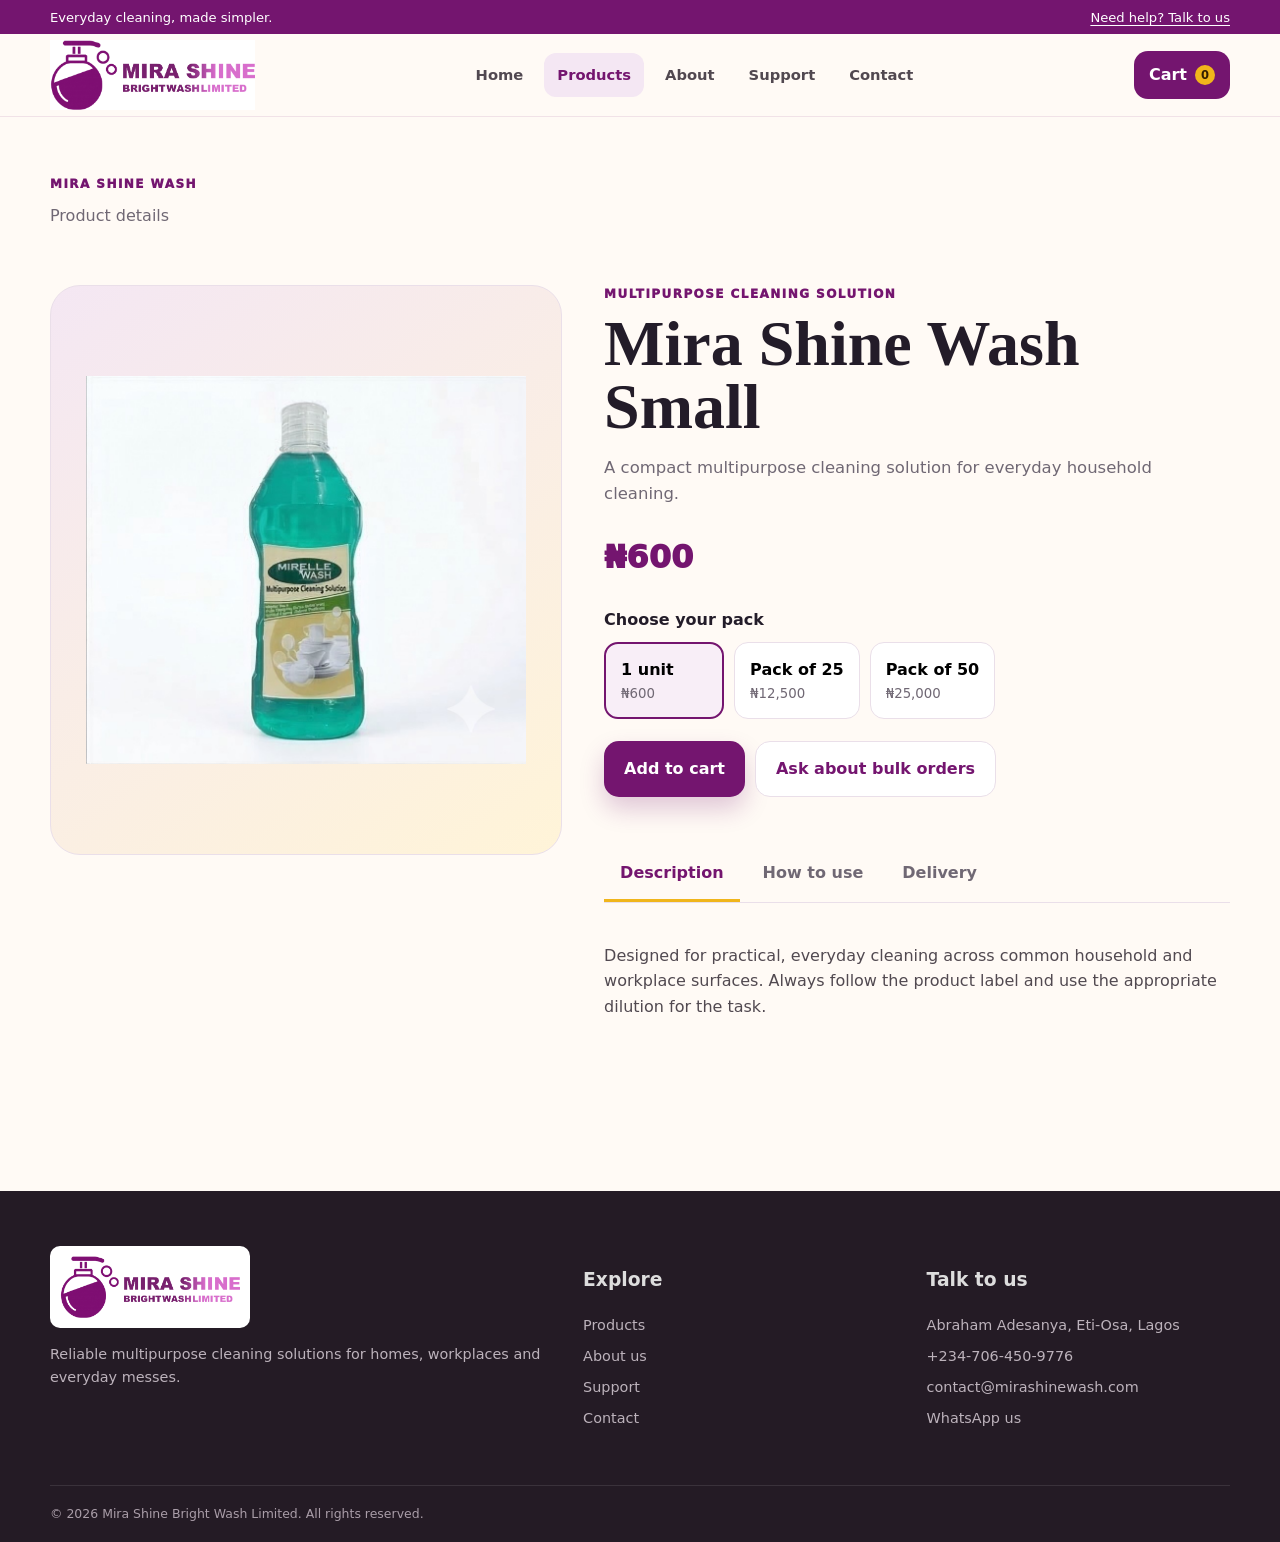
<file: cleaning-solutions-small.html>
<!doctype html>
<html lang="en">
  <head>
    <meta charset="utf-8" />
    <meta name="viewport" content="width=device-width,initial-scale=1" />
    <meta
      name="description"
      content="A compact multipurpose cleaning solution for everyday household cleaning."
    />
    <meta name="theme-color" content="#74156f" />
    <link rel="icon" type="image/png" href="assets/favicon/mira.png" />
    <title>Mira Shine Wash Small | Mira Shine Wash</title>
    <link rel="stylesheet" href="css/style.css" />
  </head>
  <body data-product="small">
    <a class="skip" href="#main-content">Skip to content</a>
    <div class="topbar">
      <div class="container">
        <span>Everyday cleaning, made simpler.</span
        ><a href="contact.html">Need help? Talk to us</a>
      </div>
    </div>
    <header class="site-header">
      <div class="container nav">
        <a class="brand" href="index.html" aria-label="Mira Shine Wash home"
          ><img src="assets/logo/mira.png" alt="Mira Shine Bright Wash Limited"
        /></a>
        <nav class="nav-links">
          <a class="" href="index.html">Home</a
          ><a class="active" href="products.html">Products</a
          ><a class="" href="about.html">About</a
          ><a class="" href="customer-support.html">Support</a
          ><a class="" href="contact.html">Contact</a>
        </nav>
        <div class="nav-actions">
          <a class="icon-btn menu-btn" href="#" aria-label="Open menu">☰</a
          ><a class="cart-pill" href="cart.html"
            >Cart <span class="cart-count" data-cart-count>0</span></a
          >
        </div>
      </div>
    </header>
    <div class="mobile-menu">
      <div class="container">
        <a class="" href="index.html">Home</a
        ><a class="active" href="products.html">Products</a
        ><a class="" href="about.html">About</a
        ><a class="" href="customer-support.html">Support</a
        ><a class="" href="contact.html">Contact</a><a href="cart.html">Cart</a>
      </div>
    </div>
    <main id="main-content">
      <section class="page-hero">
        <div class="container">
          <div class="kicker">Mira Shine Wash</div>
          <p style="margin: 0; color: var(--muted)">Product details</p>
        </div>
      </section>
      <section class="section" style="padding-top: 20px">
        <div class="container">
          <div class="detail">
            <div class="detail-media">
              <img
                id="detailImage"
                src="assets/Img/small.jpg"
                alt="Mira Shine Wash Small"
              />
            </div>
            <div class="detail-copy">
              <div class="kicker">Multipurpose cleaning solution</div>
              <h1>Mira Shine Wash Small</h1>
              <p>
                A compact multipurpose cleaning solution for everyday household
                cleaning.
              </p>
              <div class="detail-price" id="detailPrice">₦600</div>
              <div class="pack-title">Choose your pack</div>
              <div class="pack-options">
                <button class="pack active" data-pack-price="600">
                  <strong>1 unit</strong><small>₦600</small></button
                ><button
                  class="pack"
                  data-pack-price="12500"
                  data-pack-name="Mira Shine Wash Small — Pack of 25"
                >
                  <strong>Pack of 25</strong><small>₦12,500</small></button
                ><button
                  class="pack"
                  data-pack-price="25000"
                  data-pack-name="Mira Shine Wash Small — Pack of 50"
                >
                  <strong>Pack of 50</strong><small>₦25,000</small>
                </button>
              </div>
              <div class="detail-actions">
                <button class="btn btn-primary" id="addDetail">
                  Add to cart</button
                ><a class="btn btn-secondary" href="contact.html"
                  >Ask about bulk orders</a
                >
              </div>
              <div class="tabs">
                <div class="tab-buttons">
                  <button class="tab-btn active" data-tab="desc">
                    Description</button
                  ><button class="tab-btn" data-tab="use">How to use</button
                  ><button class="tab-btn" data-tab="shipping">Delivery</button>
                </div>
                <div id="desc" class="tab-panel active">
                  <p>
                    Designed for practical, everyday cleaning across common
                    household and workplace surfaces. Always follow the product
                    label and use the appropriate dilution for the task.
                  </p>
                </div>
                <div id="use" class="tab-panel">
                  <p>
                    Apply to the appropriate surface or cleaning tool, work
                    through the dirt, then rinse or wipe clean as appropriate.
                    For delicate surfaces, test a small hidden area first.
                  </p>
                </div>
                <div id="shipping" class="tab-panel">
                  <p>
                    We arrange delivery with customers directly. For larger
                    orders or location-specific delivery questions, contact the
                    team before placing your order.
                  </p>
                </div>
              </div>
            </div>
          </div>
        </div>
      </section>
    </main>
    <footer class="footer">
      <div class="container footer-main">
        <div>
          <img
            src="assets/logo/mira.png"
            alt="Mira Shine Bright Wash Limited"
          />
          <p>
            Reliable multipurpose cleaning solutions for homes, workplaces and
            everyday messes.
          </p>
        </div>
        <div>
          <h3>Explore</h3>
          <ul>
            <li><a href="products.html">Products</a></li>
            <li><a href="about.html">About us</a></li>
            <li><a href="customer-support.html">Support</a></li>
            <li><a href="contact.html">Contact</a></li>
          </ul>
        </div>
        <div>
          <h3>Talk to us</h3>
          <ul>
            <li>Abraham Adesanya, Eti-Osa, Lagos</li>
            <li>+234-706-450-9776</li>
            <li>contact@mirashinewash.com</li>
            <li><a href="https://wa.me/2347064509776">WhatsApp us</a></li>
          </ul>
        </div>
      </div>
      <div class="container footer-bottom">
        <span>© 2026 Mira Shine Bright Wash Limited. All rights reserved.</span>
      </div>
    </footer>
    <script src="script/script.js"></script>
  </body>
</html>
</file>
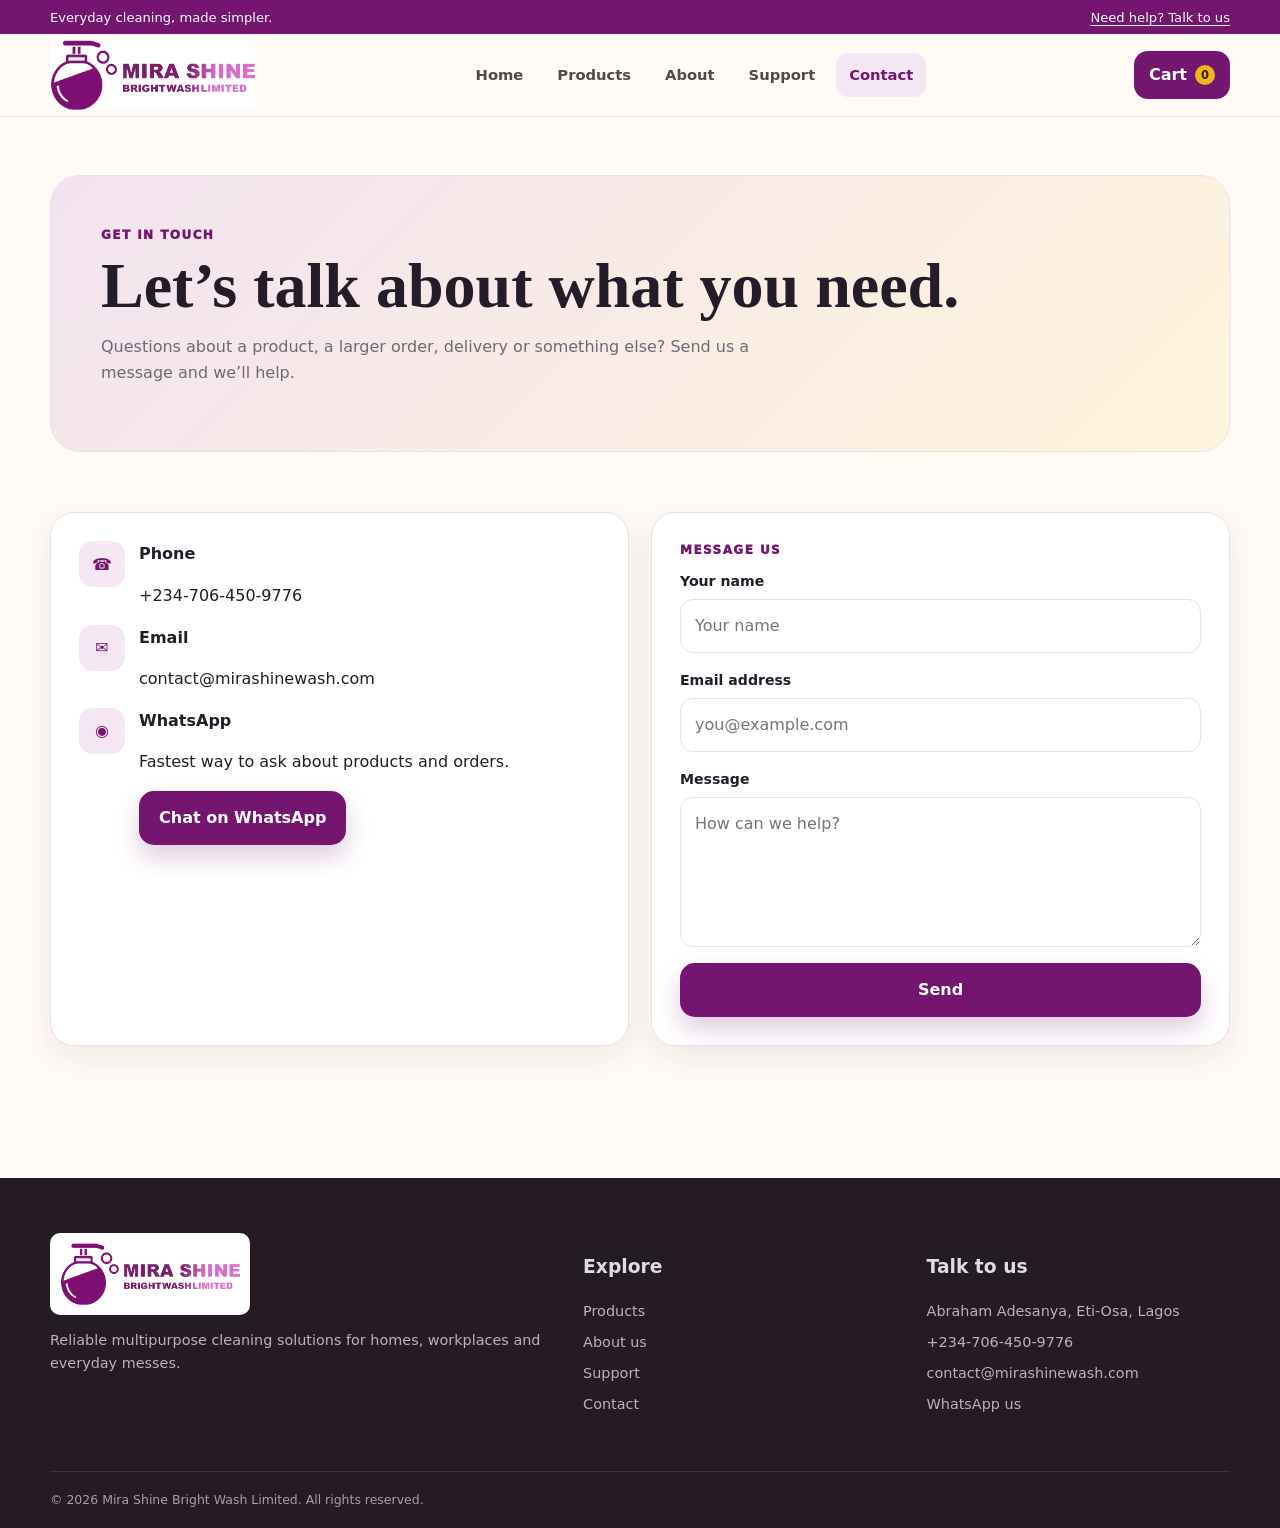
<file: contact.html>
<!doctype html>
<html lang="en">
  <head>
    <meta charset="utf-8" />
    <meta name="viewport" content="width=device-width,initial-scale=1" />
    <meta
      name="description"
      content="Contact Mira Shine Bright Wash Limited about products, orders, delivery and customer support."
    />
    <meta name="theme-color" content="#74156f" />
    <link rel="icon" type="image/png" href="assets/favicon/mira.png" />
    <title>Contact | Mira Shine Wash</title>
    <link rel="stylesheet" href="css/style.css" />
  </head>
  <body>
    <a class="skip" href="#main-content">Skip to content</a>
    <div class="topbar">
      <div class="container">
        <span>Everyday cleaning, made simpler.</span
        ><a href="contact.html">Need help? Talk to us</a>
      </div>
    </div>
    <header class="site-header">
      <div class="container nav">
        <a class="brand" href="index.html" aria-label="Mira Shine Wash home"
          ><img src="assets/logo/mira.png" alt="Mira Shine Bright Wash Limited"
        /></a>
        <nav class="nav-links">
          <a class="" href="index.html">Home</a
          ><a class="" href="products.html">Products</a
          ><a class="" href="about.html">About</a
          ><a class="" href="customer-support.html">Support</a
          ><a class="active" href="contact.html">Contact</a>
        </nav>
        <div class="nav-actions">
          <a class="icon-btn menu-btn" href="#" aria-label="Open menu">☰</a
          ><a class="cart-pill" href="cart.html"
            >Cart <span class="cart-count" data-cart-count>0</span></a
          >
        </div>
      </div>
    </header>
    <div class="mobile-menu">
      <div class="container">
        <a class="" href="index.html">Home</a
        ><a class="" href="products.html">Products</a
        ><a class="" href="about.html">About</a
        ><a class="" href="customer-support.html">Support</a
        ><a class="active" href="contact.html">Contact</a
        ><a href="cart.html">Cart</a>
      </div>
    </div>
    <main id="main-content">
      <section class="page-hero">
        <div class="container">
          <div class="page-hero-box">
            <div class="kicker">Get in touch</div>
            <h1>Let’s talk about what you need.</h1>
            <p>
              Questions about a product, a larger order, delivery or something
              else? Send us a message and we’ll help.
            </p>
          </div>
        </div>
      </section>
      <section class="section" style="padding-top: 24px">
        <div class="container contact-grid">
          <div class="card">
            <div class="contact-card">
              <span class="contact-icon">☎</span>
              <div>
                <b>Phone</b>
                <p>+234-706-450-9776</p>
              </div>
            </div>
            <div class="contact-card">
              <span class="contact-icon">✉</span>
              <div>
                <b>Email</b>
                <p>contact@mirashinewash.com</p>
              </div>
            </div>
            <div class="contact-card">
              <span class="contact-icon">◉</span>
              <div>
                <b>WhatsApp</b>
                <p>Fastest way to ask about products and orders.</p>
                <a class="btn btn-primary" href="https://wa.me/2347064509776"
                  >Chat on WhatsApp</a
                >
              </div>
            </div>
          </div>
          <div class="card">
            <div class="kicker">Message us</div>
            <form class="form" onsubmit="sendContact(event)">
              <div class="field">
                <label for="name">Your name</label
                ><input
                  id="name"
                  name="name"
                  required
                  placeholder="Your name"
                />
              </div>
              <div class="field">
                <label for="email">Email address</label
                ><input
                  id="email"
                  type="email"
                  name="email"
                  required
                  placeholder="you@example.com"
                />
              </div>
              <div class="field">
                <label for="message">Message</label
                ><textarea
                  id="message"
                  name="message"
                  required
                  placeholder="How can we help?"
                ></textarea>
              </div>
              <button class="btn btn-primary" type="submit">
                Send
              </button>
              <div id="formMessage" class="form-message">
                Your email app should open with the message prepared.
              </div>
            </form>
          </div>
        </div>
      </section>
    </main>
    <footer class="footer">
      <div class="container footer-main">
        <div>
          <img
            src="assets/logo/mira.png"
            alt="Mira Shine Bright Wash Limited"
          />
          <p>
            Reliable multipurpose cleaning solutions for homes, workplaces and
            everyday messes.
          </p>
        </div>
        <div>
          <h3>Explore</h3>
          <ul>
            <li><a href="products.html">Products</a></li>
            <li><a href="about.html">About us</a></li>
            <li><a href="customer-support.html">Support</a></li>
            <li><a href="contact.html">Contact</a></li>
          </ul>
        </div>
        <div>
          <h3>Talk to us</h3>
          <ul>
            <li>Abraham Adesanya, Eti-Osa, Lagos</li>
            <li>+234-706-450-9776</li>
            <li>contact@mirashinewash.com</li>
            <li><a href="https://wa.me/2347064509776">WhatsApp us</a></li>
          </ul>
        </div>
      </div>
      <div class="container footer-bottom">
        <span>© 2026 Mira Shine Bright Wash Limited. All rights reserved.</span>
      </div>
    </footer>
    <script src="script/script.js"></script>
  </body>
</html>
</file>
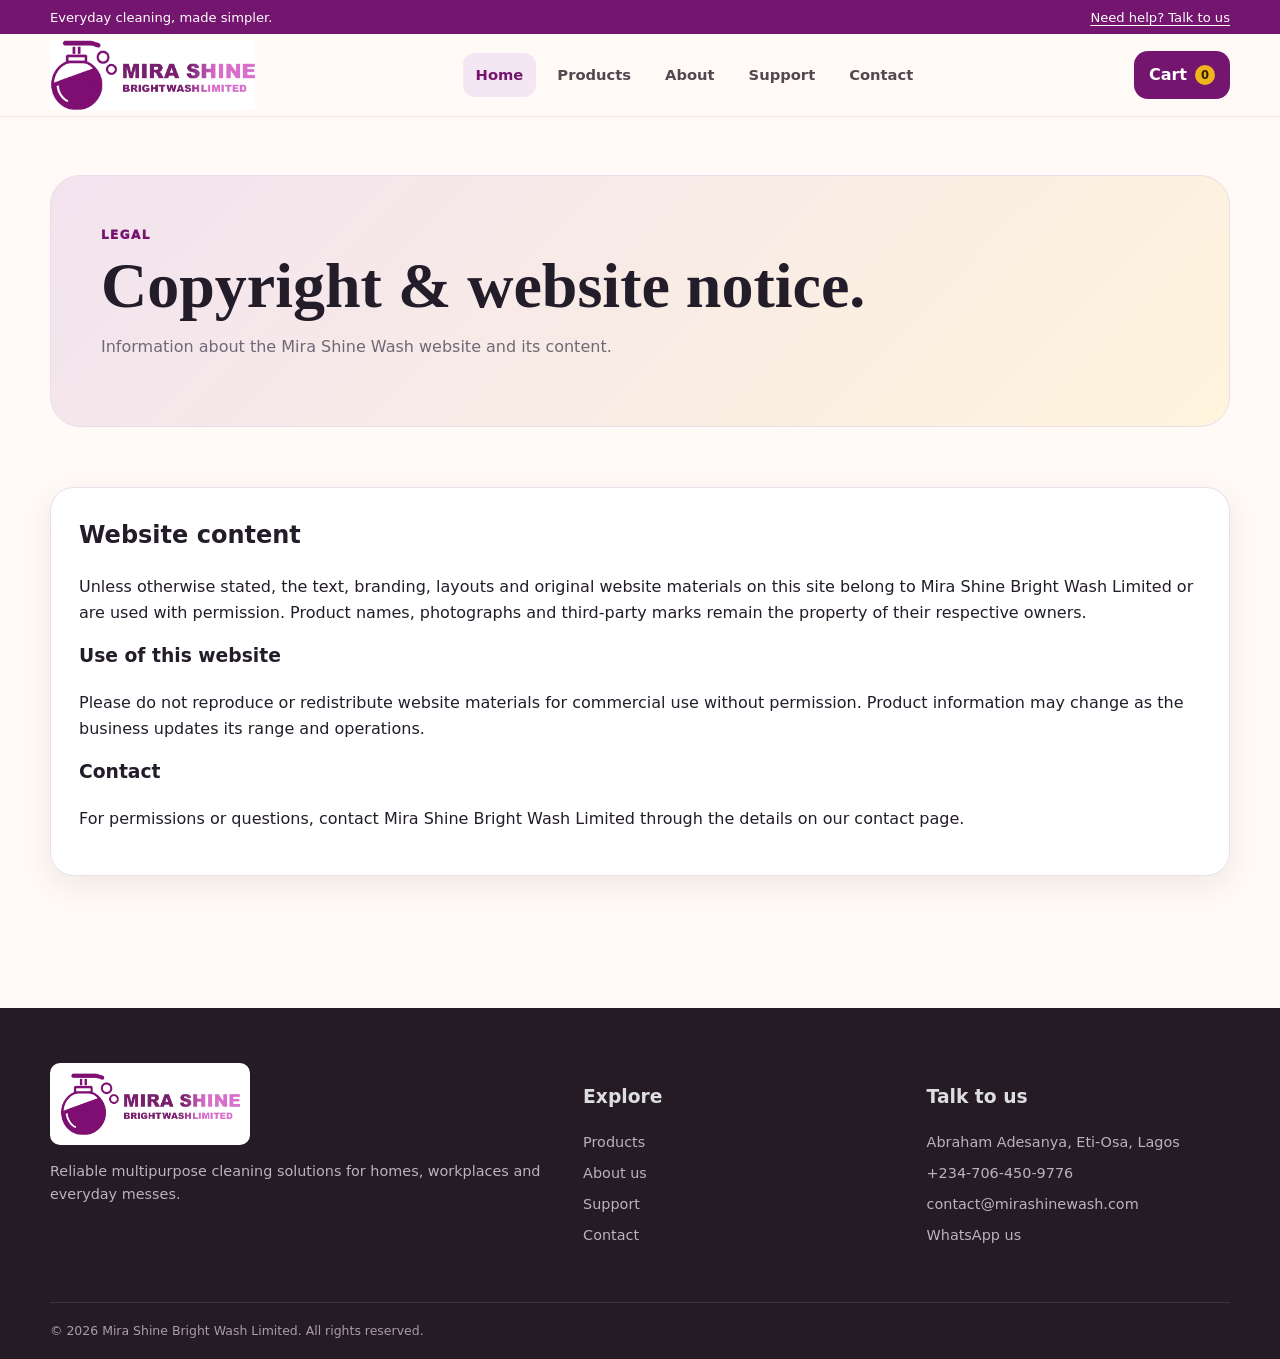
<file: copyright.html>
<!doctype html>
<html lang="en">
  <head>
    <meta charset="utf-8" />
    <meta name="viewport" content="width=device-width,initial-scale=1" />
    <meta
      name="description"
      content="Copyright and website notice for Mira Shine Bright Wash Limited."
    />
    <meta name="theme-color" content="#74156f" />
    <link rel="icon" type="image/png" href="assets/favicon/mira.png" />
    <title>Copyright | Mira Shine Wash</title>
    <link rel="stylesheet" href="css/style.css" />
  </head>
  <body>
    <a class="skip" href="#main-content">Skip to content</a>
    <div class="topbar">
      <div class="container">
        <span>Everyday cleaning, made simpler.</span
        ><a href="contact.html">Need help? Talk to us</a>
      </div>
    </div>
    <header class="site-header">
      <div class="container nav">
        <a class="brand" href="index.html" aria-label="Mira Shine Wash home"
          ><img src="assets/logo/mira.png" alt="Mira Shine Bright Wash Limited"
        /></a>
        <nav class="nav-links">
          <a class="active" href="index.html">Home</a
          ><a class="" href="products.html">Products</a
          ><a class="" href="about.html">About</a
          ><a class="" href="customer-support.html">Support</a
          ><a class="" href="contact.html">Contact</a>
        </nav>
        <div class="nav-actions">
          <a class="icon-btn menu-btn" href="#" aria-label="Open menu">☰</a
          ><a class="cart-pill" href="cart.html"
            >Cart <span class="cart-count" data-cart-count>0</span></a
          >
        </div>
      </div>
    </header>
    <div class="mobile-menu">
      <div class="container">
        <a class="active" href="index.html">Home</a
        ><a class="" href="products.html">Products</a
        ><a class="" href="about.html">About</a
        ><a class="" href="customer-support.html">Support</a
        ><a class="" href="contact.html">Contact</a><a href="cart.html">Cart</a>
      </div>
    </div>
    <main id="main-content">
      <section class="page-hero">
        <div class="container">
          <div class="page-hero-box">
            <div class="kicker">Legal</div>
            <h1>Copyright & website notice.</h1>
            <p>
              Information about the Mira Shine Wash website and its content.
            </p>
          </div>
        </div>
      </section>
      <section class="section" style="padding-top: 24px">
        <div class="container">
          <div class="card">
            <h2>Website content</h2>
            <p>
              Unless otherwise stated, the text, branding, layouts and original
              website materials on this site belong to Mira Shine Bright Wash
              Limited or are used with permission. Product names, photographs
              and third-party marks remain the property of their respective
              owners.
            </p>
            <h3>Use of this website</h3>
            <p>
              Please do not reproduce or redistribute website materials for
              commercial use without permission. Product information may change
              as the business updates its range and operations.
            </p>
            <h3>Contact</h3>
            <p>
              For permissions or questions, contact Mira Shine Bright Wash
              Limited through the details on our contact page.
            </p>
          </div>
        </div>
      </section>
    </main>
    <footer class="footer">
      <div class="container footer-main">
        <div>
          <img
            src="assets/logo/mira.png"
            alt="Mira Shine Bright Wash Limited"
          />
          <p>
            Reliable multipurpose cleaning solutions for homes, workplaces and
            everyday messes.
          </p>
        </div>
        <div>
          <h3>Explore</h3>
          <ul>
            <li><a href="products.html">Products</a></li>
            <li><a href="about.html">About us</a></li>
            <li><a href="customer-support.html">Support</a></li>
            <li><a href="contact.html">Contact</a></li>
          </ul>
        </div>
        <div>
          <h3>Talk to us</h3>
          <ul>
            <li>Abraham Adesanya, Eti-Osa, Lagos</li>
            <li>+234-706-450-9776</li>
            <li>contact@mirashinewash.com</li>
            <li><a href="https://wa.me/2347064509776">WhatsApp us</a></li>
          </ul>
        </div>
      </div>
      <div class="container footer-bottom">
        <span>© 2026 Mira Shine Bright Wash Limited. All rights reserved.</span>
      </div>
    </footer>
    <script src="script/script.js"></script>
  </body>
</html>
</file>
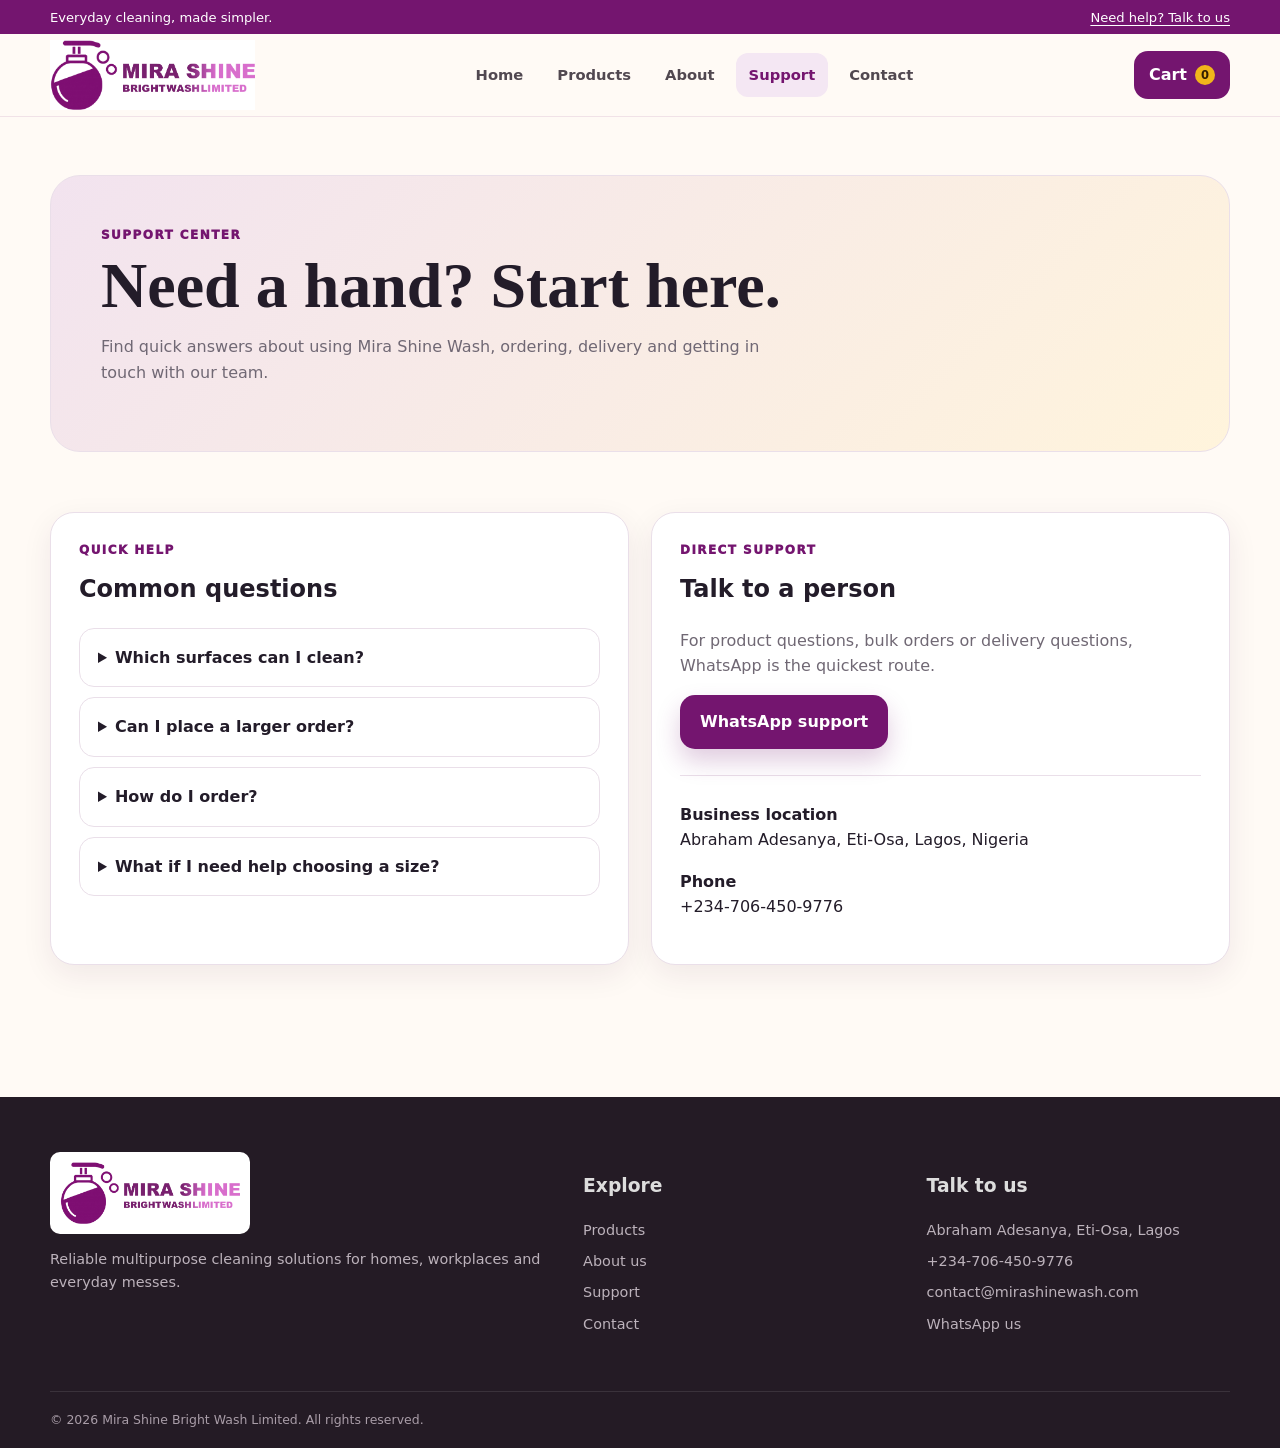
<file: customer-support.html>
<!doctype html>
<html lang="en">
  <head>
    <meta charset="utf-8" />
    <meta name="viewport" content="width=device-width,initial-scale=1" />
    <meta
      name="description"
      content="Get customer support for Mira Shine Wash products, orders, delivery and bulk enquiries."
    />
    <meta name="theme-color" content="#74156f" />
    <link rel="icon" type="image/png" href="assets/favicon/mira.png" />
    <title>Customer Support | Mira Shine Wash</title>
    <link rel="stylesheet" href="css/style.css" />
  </head>
  <body>
    <a class="skip" href="#main-content">Skip to content</a>
    <div class="topbar">
      <div class="container">
        <span>Everyday cleaning, made simpler.</span
        ><a href="contact.html">Need help? Talk to us</a>
      </div>
    </div>
    <header class="site-header">
      <div class="container nav">
        <a class="brand" href="index.html" aria-label="Mira Shine Wash home"
          ><img src="assets/logo/mira.png" alt="Mira Shine Bright Wash Limited"
        /></a>
        <nav class="nav-links">
          <a class="" href="index.html">Home</a
          ><a class="" href="products.html">Products</a
          ><a class="" href="about.html">About</a
          ><a class="active" href="customer-support.html">Support</a
          ><a class="" href="contact.html">Contact</a>
        </nav>
        <div class="nav-actions">
          <a class="icon-btn menu-btn" href="#" aria-label="Open menu">☰</a
          ><a class="cart-pill" href="cart.html"
            >Cart <span class="cart-count" data-cart-count>0</span></a
          >
        </div>
      </div>
    </header>
    <div class="mobile-menu">
      <div class="container">
        <a class="" href="index.html">Home</a
        ><a class="" href="products.html">Products</a
        ><a class="" href="about.html">About</a
        ><a class="active" href="customer-support.html">Support</a
        ><a class="" href="contact.html">Contact</a><a href="cart.html">Cart</a>
      </div>
    </div>
    <main id="main-content">
      <section class="page-hero">
        <div class="container">
          <div class="page-hero-box">
            <div class="kicker">Support center</div>
            <h1>Need a hand? Start here.</h1>
            <p>
              Find quick answers about using Mira Shine Wash, ordering, delivery
              and getting in touch with our team.
            </p>
          </div>
        </div>
      </section>
      <section class="section" style="padding-top: 24px">
        <div class="container support-grid">
          <div class="card">
            <div class="kicker">Quick help</div>
            <h2>Common questions</h2>
            <div class="faq">
              <details>
                <summary>Which surfaces can I clean?</summary>
                <p>
                  Use Mira Shine Wash for suitable everyday household and
                  workplace cleaning tasks. For delicate or unfamiliar surfaces,
                  test a small hidden area first.
                </p>
              </details>
              <details>
                <summary>Can I place a larger order?</summary>
                <p>
                  Yes. Contact us directly for bulk quantities, availability and
                  delivery arrangements.
                </p>
              </details>
              <details>
                <summary>How do I order?</summary>
                <p>
                  Add products to your cart, then use the WhatsApp order option.
                  Our team will confirm the order and delivery details.
                </p>
              </details>
              <details>
                <summary>What if I need help choosing a size?</summary>
                <p>
                  Send us a message with what you clean and how often you use
                  it. We can point you toward the most practical option.
                </p>
              </details>
            </div>
          </div>
          <div class="card">
            <div class="kicker">Direct support</div>
            <h2>Talk to a person</h2>
            <p style="color: var(--muted)">
              For product questions, bulk orders or delivery questions, WhatsApp
              is the quickest route.
            </p>
            <a class="btn btn-primary" href="https://wa.me/2347064509776"
              >WhatsApp support</a
            >
            <hr
              style="
                border: 0;
                border-top: 1px solid var(--line);
                margin: 26px 0;
              "
            />
            <p>
              <strong>Business location</strong><br />Abraham Adesanya, Eti-Osa,
              Lagos, Nigeria
            </p>
            <p><strong>Phone</strong><br />+234-706-450-9776</p>
          </div>
        </div>
      </section>
    </main>
    <footer class="footer">
      <div class="container footer-main">
        <div>
          <img
            src="assets/logo/mira.png"
            alt="Mira Shine Bright Wash Limited"
          />
          <p>
            Reliable multipurpose cleaning solutions for homes, workplaces and
            everyday messes.
          </p>
        </div>
        <div>
          <h3>Explore</h3>
          <ul>
            <li><a href="products.html">Products</a></li>
            <li><a href="about.html">About us</a></li>
            <li><a href="customer-support.html">Support</a></li>
            <li><a href="contact.html">Contact</a></li>
          </ul>
        </div>
        <div>
          <h3>Talk to us</h3>
          <ul>
            <li>Abraham Adesanya, Eti-Osa, Lagos</li>
            <li>+234-706-450-9776</li>
            <li>contact@mirashinewash.com</li>
            <li><a href="https://wa.me/2347064509776">WhatsApp us</a></li>
          </ul>
        </div>
      </div>
      <div class="container footer-bottom">
        <span>© 2026 Mira Shine Bright Wash Limited. All rights reserved.</span>
      </div>
    </footer>
    <script src="script/script.js"></script>
  </body>
</html>
</file>
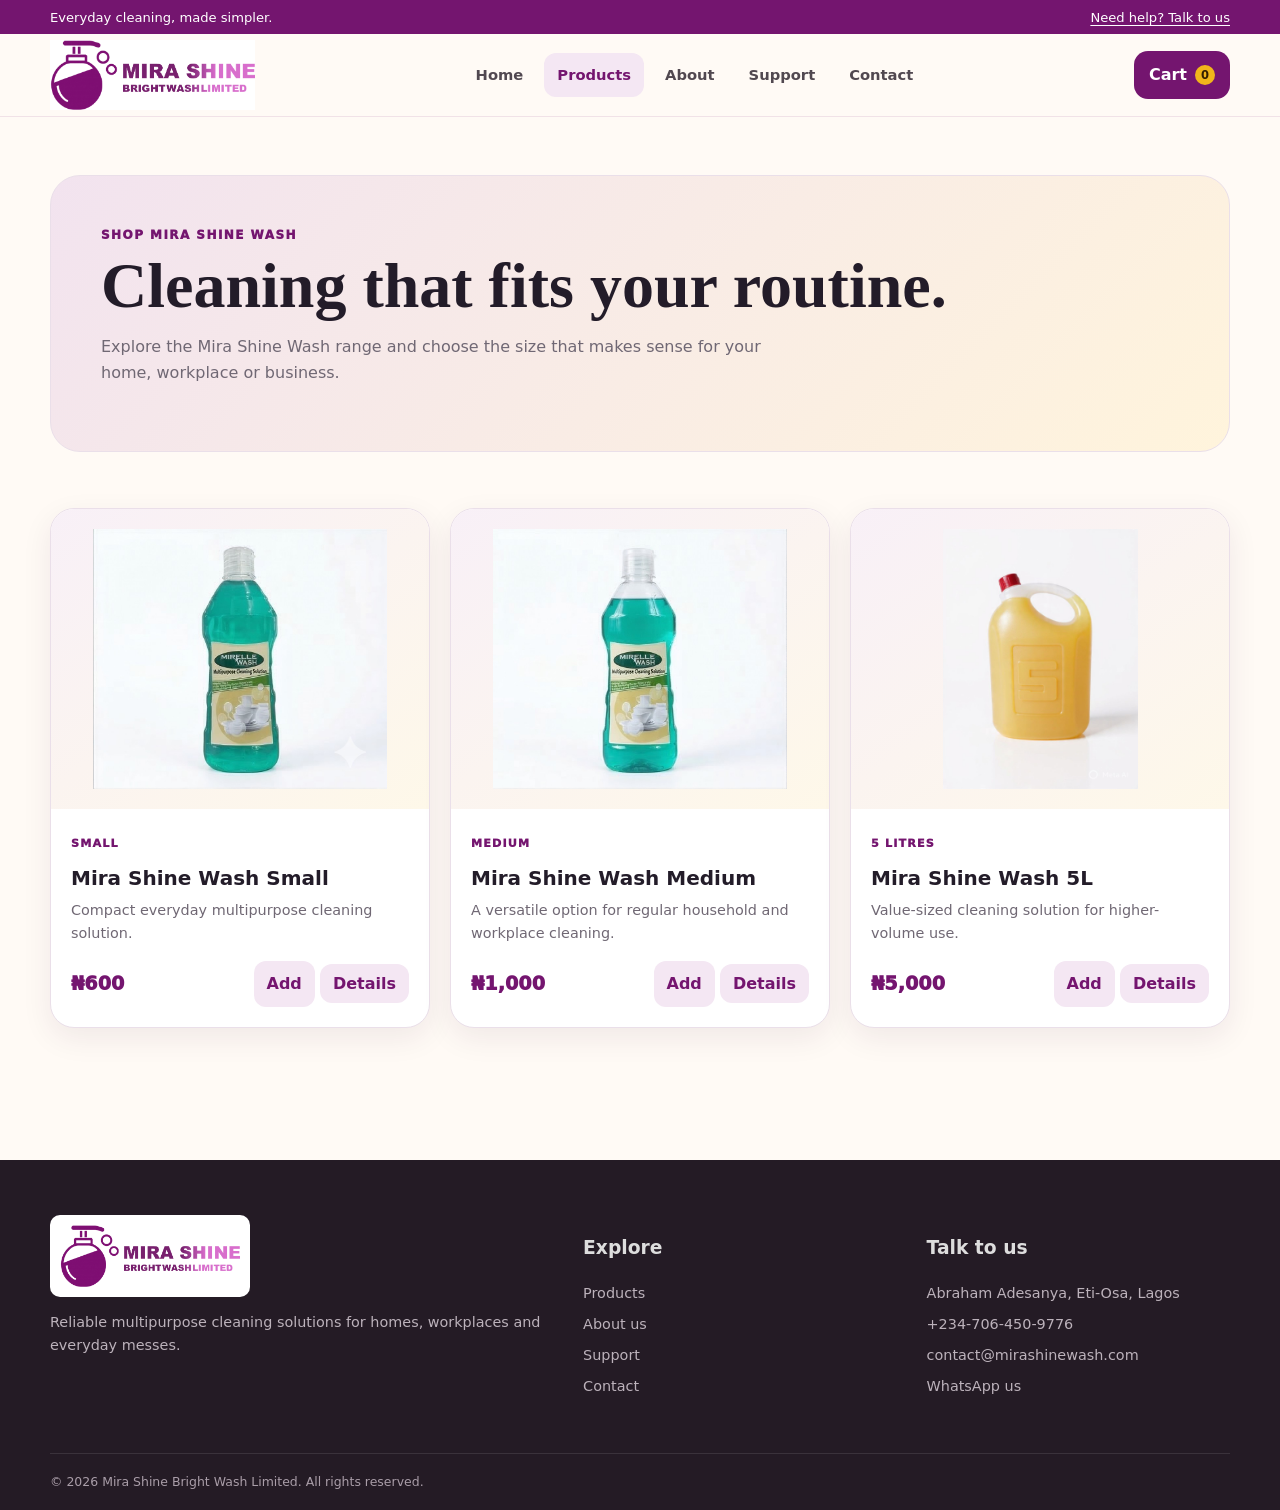
<file: products.html>
<!doctype html>
<html lang="en">
  <head>
    <meta charset="utf-8" />
    <meta name="viewport" content="width=device-width,initial-scale=1" />
    <meta
      name="description"
      content="Shop Mira Shine Wash multipurpose cleaning solutions in small, medium and 5 litre sizes."
    />
    <meta name="theme-color" content="#74156f" />
    <link rel="icon" type="image/png" href="assets/favicon/mira.png" />
    <title>Products | Mira Shine Wash</title>
    <link rel="stylesheet" href="css/style.css" />
  </head>
  <body>
    <a class="skip" href="#main-content">Skip to content</a>
    <div class="topbar">
      <div class="container">
        <span>Everyday cleaning, made simpler.</span
        ><a href="contact.html">Need help? Talk to us</a>
      </div>
    </div>
    <header class="site-header">
      <div class="container nav">
        <a class="brand" href="index.html" aria-label="Mira Shine Wash home"
          ><img src="assets/logo/mira.png" alt="Mira Shine Bright Wash Limited"
        /></a>
        <nav class="nav-links">
          <a class="" href="index.html">Home</a
          ><a class="active" href="products.html">Products</a
          ><a class="" href="about.html">About</a
          ><a class="" href="customer-support.html">Support</a
          ><a class="" href="contact.html">Contact</a>
        </nav>
        <div class="nav-actions">
          <a class="icon-btn menu-btn" href="#" aria-label="Open menu">☰</a
          ><a class="cart-pill" href="cart.html"
            >Cart <span class="cart-count" data-cart-count>0</span></a
          >
        </div>
      </div>
    </header>
    <div class="mobile-menu">
      <div class="container">
        <a class="" href="index.html">Home</a
        ><a class="active" href="products.html">Products</a
        ><a class="" href="about.html">About</a
        ><a class="" href="customer-support.html">Support</a
        ><a class="" href="contact.html">Contact</a><a href="cart.html">Cart</a>
      </div>
    </div>
    <main id="main-content">
      <section class="page-hero">
        <div class="container">
          <div class="page-hero-box">
            <div class="kicker">Shop Mira Shine Wash</div>
            <h1>Cleaning that fits your routine.</h1>
            <p>
              Explore the Mira Shine Wash range and choose the size that makes
              sense for your home, workplace or business.
            </p>
          </div>
        </div>
      </section>
      <section class="section" style="padding-top: 20px">
        <div class="container">
          <div class="products-grid">
            <article class="product-card">
              <div class="product-media">
                <img src="assets/Img/small.jpg" alt="Mira Shine Wash Small" />
              </div>
              <div class="product-info">
                <span class="product-tag">Small</span>
                <h3>Mira Shine Wash Small</h3>
                <p>Compact everyday multipurpose cleaning solution.</p>
                <div class="price-row">
                  <span class="price">₦600</span>
                  <div>
                    <button class="mini-btn" data-add="small">Add</button>
                    <a class="mini-btn" href="cleaning-solutions-small.html"
                      >Details</a
                    >
                  </div>
                </div>
              </div>
            </article>
            <article class="product-card">
              <div class="product-media">
                <img src="assets/Img/medium.jpg" alt="Mira Shine Wash Medium" />
              </div>
              <div class="product-info">
                <span class="product-tag">Medium</span>
                <h3>Mira Shine Wash Medium</h3>
                <p>
                  A versatile option for regular household and workplace
                  cleaning.
                </p>
                <div class="price-row">
                  <span class="price">₦1,000</span>
                  <div>
                    <button class="mini-btn" data-add="medium">Add</button>
                    <a class="mini-btn" href="cleaning-solutions-medium.html"
                      >Details</a
                    >
                  </div>
                </div>
              </div>
            </article>
            <article class="product-card">
              <div class="product-media">
                <img src="assets/Img/5l.jpeg" alt="Mira Shine Wash 5l" />
              </div>
              <div class="product-info">
                <span class="product-tag">5 Litres</span>
                <h3>Mira Shine Wash 5L</h3>
                <p>Value-sized cleaning solution for higher-volume use.</p>
                <div class="price-row">
                  <span class="price">₦5,000</span>
                  <div>
                    <button class="mini-btn" data-add="large">Add</button>
                    <a class="mini-btn" href="cleaning-solutions-5l.html"
                      >Details</a
                    >
                  </div>
                </div>
              </div>
            </article>
          </div>
        </div>
      </section>
    </main>
    <footer class="footer">
      <div class="container container footer-main">
        <div>
          <img
            src="assets/logo/mira.png"
            alt="Mira Shine Bright Wash Limited"
          />
          <p>
            Reliable multipurpose cleaning solutions for homes, workplaces and
            everyday messes.
          </p>
        </div>
        <div>
          <h3>Explore</h3>
          <ul>
            <li><a href="products.html">Products</a></li>
            <li><a href="about.html">About us</a></li>
            <li><a href="customer-support.html">Support</a></li>
            <li><a href="contact.html">Contact</a></li>
          </ul>
        </div>
        <div>
          <h3>Talk to us</h3>
          <ul>
            <li>Abraham Adesanya, Eti-Osa, Lagos</li>
            <li>+234-706-450-9776</li>
            <li>contact@mirashinewash.com</li>
            <li><a href="https://wa.me/2347064509776">WhatsApp us</a></li>
          </ul>
        </div>
      </div>
      <div class="container footer-bottom">
        <span>© 2026 Mira Shine Bright Wash Limited. All rights reserved.</span>
      </div>
    </footer>
    <script src="script/script.js"></script>
  </body>
</html>
</file>
<file: css/style.css>
:root {
  --purple: #74156f;
  --purple-2: #9b258f;
  --pink: #d35bc1;
  --gold: #f0b51b;
  --ink: #231c29;
  --muted: #706874;
  --cream: #fffaf5;
  --surface: #fff;
  --line: #eadfe9;
  --shadow: 0 20px 60px rgba(66, 26, 62, 0.12);
  --shadow-sm: 0 10px 30px rgba(66, 26, 62, 0.08);
  --radius: 24px;
  --max: 1180px;
}
* {
  box-sizing: border-box;
}
html {
  scroll-behavior: smooth;
}
body {
  margin: 0;
  background: var(--cream);
  color: var(--ink);
  font-family:
    Inter,
    ui-sans-serif,
    system-ui,
    -apple-system,
    "Segoe UI",
    sans-serif;
  line-height: 1.6;
}
a {
  color: inherit;
  text-decoration: none;
}
img {
  max-width: 100%;
  display: block;
}
button,
input,
textarea,
select {
  font: inherit;
}
button {
  cursor: pointer;
}
.skip {
  position: absolute;
  left: -9999px;
}
.skip:focus {
  left: 12px;
  top: 12px;
  z-index: 1000;
  background: #fff;
  padding: 10px 14px;
  border-radius: 10px;
}
.container {
  width: min(calc(100% - 40px), var(--max));
  margin: auto;
}
.topbar {
  background: var(--purple);
  color: #fff;
  font-size: 0.82rem;
}
.topbar .container {
  min-height: 34px;
  display: flex;
  align-items: center;
  justify-content: space-between;
  gap: 16px;
}
.topbar a {
  text-decoration: underline;
  text-underline-offset: 3px;
}
.site-header {
  position: sticky;
  top: 0;
  z-index: 100;
  background: rgba(255, 250, 245, 0.94);
  backdrop-filter: blur(18px);
  border-bottom: 1px solid rgba(116, 21, 111, 0.1);
}
.nav {
  min-height: 82px;
  display: flex;
  align-items: center;
  justify-content: space-between;
  gap: 24px;
}
.brand img {
  width: 205px;
  height: auto;
}
.nav-links {
  display: flex;
  align-items: center;
  gap: 8px;
}
.mobile-menu {
  display: none;
}
.mobile-menu a {
  display: block;
  padding: 12px 0;
  border-bottom: 1px solid var(--line);
  font-weight: 800;
}
.mobile-menu.open {
  display: block;
  background: #fff;
  border-bottom: 1px solid var(--line);
}
.nav-links a {
  padding: 10px 13px;
  border-radius: 12px;
  font-size: 0.92rem;
  font-weight: 700;
  color: #514850;
}
.nav-links a:hover,
.nav-links a.active {
  color: var(--purple);
  background: #f4e7f3;
}
.nav-actions {
  display: flex;
  align-items: center;
  gap: 10px;
}
.icon-btn {
  width: 42px;
  height: 42px;
  border: 1px solid var(--line);
  background: #fff;
  border-radius: 13px;
  display: grid;
  place-items: center;
  color: var(--purple);
}
.menu-btn {
  display: none;
}
.cart-pill {
  display: inline-flex;
  align-items: center;
  gap: 8px;
  background: var(--purple);
  color: #fff;
  padding: 11px 15px;
  border-radius: 14px;
  font-weight: 800;
}
.cart-count {
  min-width: 20px;
  height: 20px;
  padding: 0 6px;
  border-radius: 99px;
  background: var(--gold);
  color: #321f00;
  display: grid;
  place-items: center;
  font-size: 0.72rem;
}
.hero {
  padding: 72px 0 48px;
  overflow: hidden;
}
.hero-grid {
  display: grid;
  grid-template-columns: 1.02fr 0.98fr;
  gap: 50px;
  align-items: center;
}
.eyebrow {
  display: inline-flex;
  align-items: center;
  gap: 8px;
  color: var(--purple);
  background: #f4e7f3;
  border: 1px solid #ead4e8;
  padding: 7px 11px;
  border-radius: 999px;
  font-size: 0.75rem;
  font-weight: 900;
  letter-spacing: 0.09em;
  text-transform: uppercase;
}
.eyebrow:before {
  content: "";
  width: 7px;
  height: 7px;
  background: var(--gold);
  border-radius: 50%;
}
.hero h1 {
  font-family: Georgia, "Times New Roman", serif;
  font-size: clamp(3rem, 6vw, 5.4rem);
  line-height: 0.98;
  letter-spacing: -0.055em;
  margin: 18px 0 20px;
  color: #2c202c;
}
.hero h1 span {
  color: var(--purple);
}
.hero-copy {
  font-size: 1.08rem;
  color: var(--muted);
  max-width: 610px;
}
.hero-actions {
  display: flex;
  flex-wrap: wrap;
  gap: 12px;
  margin-top: 28px;
}
.btn {
  border: 0;
  border-radius: 15px;
  padding: 14px 20px;
  font-weight: 900;
  display: inline-flex;
  align-items: center;
  justify-content: center;
  gap: 9px;
  transition: 0.2s ease;
}
.btn:hover {
  transform: translateY(-2px);
}
.btn-primary {
  background: var(--purple);
  color: #fff;
  box-shadow: 0 12px 25px rgba(116, 21, 111, 0.22);
}
.btn-secondary {
  background: #fff;
  border: 1px solid var(--line);
  color: var(--purple);
}
.hero-note {
  display: flex;
  gap: 20px;
  flex-wrap: wrap;
  margin-top: 25px;
  color: #625963;
  font-size: 0.86rem;
}
.hero-note strong {
  color: var(--ink);
}
.hero-visual {
  position: relative;
  min-height: 500px;
  background: linear-gradient(145deg, #f2e4ef, #fff7e9);
  border-radius: 38px;
  box-shadow: var(--shadow);
  display: grid;
  place-items: center;
  overflow: hidden;
  border: 1px solid #eadbe7;
}
.hero-visual:before,
.hero-visual:after {
  content: "";
  position: absolute;
  border-radius: 50%;
  filter: blur(1px);
}
.hero-visual:before {
  width: 330px;
  height: 330px;
  background: rgba(211, 91, 193, 0.12);
  top: -100px;
  right: -80px;
}
.hero-visual:after {
  width: 260px;
  height: 260px;
  background: rgba(240, 181, 27, 0.15);
  bottom: -100px;
  left: -80px;
}
.hero-badge {
  position: absolute;
  z-index: 2;
  top: 28px;
  left: 28px;
  background: #fff;
  border: 1px solid var(--line);
  border-radius: 17px;
  padding: 12px 14px;
  box-shadow: var(--shadow-sm);
  font-size: 0.78rem;
  font-weight: 900;
  color: var(--purple);
}
.hero-product {
  position: relative;
  z-index: 2;
  width: min(78%, 410px);
  aspect-ratio: 1/1;
  display: grid;
  place-items: center;
}
.hero-product img {
  height: 390px;
  width: 100%;
  object-fit: contain;
  filter: drop-shadow(0 24px 25px rgba(54, 24, 51, 0.18));
  transform: rotate(3deg);
}
.soap-placeholder {
  width: 220px;
  height: 350px;
  border-radius: 42px 42px 28px 28px;
  background: linear-gradient(90deg, #0d9e8f, #32cdb8);
  box-shadow:
    inset -14px -18px 35px rgba(0, 0, 0, 0.12),
    0 25px 35px rgba(38, 45, 42, 0.18);
  position: relative;
}
.soap-placeholder:before {
  content: "";
  position: absolute;
  width: 74px;
  height: 50px;
  background: #eee;
  border-radius: 10px 10px 8px 8px;
  left: 73px;
  top: -37px;
  box-shadow: inset 0 -7px 0 #d5d5d5;
}
.soap-placeholder:after {
  content: "Mira Shine WASH\A 5 LITRES";
  white-space: pre;
  text-align: center;
  position: absolute;
  left: 25px;
  right: 25px;
  top: 125px;
  background: #f7e7b9;
  color: var(--purple);
  font-weight: 950;
  letter-spacing: 0.07em;
  padding: 23px 8px;
  border-radius: 6px;
}
.section {
  padding: 72px 0;
}
.section-head {
  display: flex;
  align-items: end;
  justify-content: space-between;
  gap: 24px;
  margin-bottom: 28px;
}
.section-head h2 {
  font-family: Georgia, serif;
  font-size: clamp(2rem, 4vw, 3rem);
  line-height: 1;
  margin: 0;
  color: #2c202c;
}
.section-head p {
  max-width: 540px;
  color: var(--muted);
  margin: 0;
}
.kicker {
  font-size: 0.75rem;
  text-transform: uppercase;
  letter-spacing: 0.12em;
  font-weight: 950;
  color: var(--purple);
  margin-bottom: 9px;
}
.trust-strip {
  display: grid;
  grid-template-columns: repeat(3, 1fr);
  gap: 1px;
  background: var(--line);
  border: 1px solid var(--line);
  border-radius: 20px;
  overflow: hidden;
}
.trust {
  background: #fff;
  padding: 22px;
}
.trust b {
  display: block;
  color: var(--purple);
  margin-bottom: 3px;
}
.trust span {
  color: var(--muted);
  font-size: 0.9rem;
}
.products-grid {
  display: grid;
  grid-template-columns: repeat(3, 1fr);
  gap: 20px;
}
.product-card {
  background: #fff;
  border: 1px solid var(--line);
  border-radius: 24px;
  overflow: hidden;
  box-shadow: var(--shadow-sm);
  transition: 0.2s ease;
  display: flex;
  flex-direction: column;
}
.product-card:hover {
  transform: translateY(-5px);
  box-shadow: var(--shadow);
}
.product-media {
  height: 300px;
  background: linear-gradient(145deg, #f8f0f7, #fef8e9);
  display: grid;
  place-items: center;
  padding: 20px;
}
.product-media img {
  height: 260px;
  width: 100%;
  object-fit: contain;
}
.product-info {
  padding: 20px;
}
.product-tag {
  font-size: 0.7rem;
  color: var(--purple);
  font-weight: 950;
  text-transform: uppercase;
  letter-spacing: 0.1em;
}
.product-info h3 {
  margin: 7px 0 5px;
  font-size: 1.25rem;
}
.product-info p {
  color: var(--muted);
  font-size: 0.9rem;
  margin: 0 0 16px;
}
.price-row {
  display: flex;
  align-items: center;
  justify-content: space-between;
  gap: 12px;
}
.price {
  font-size: 1.2rem;
  font-weight: 950;
  color: var(--purple);
}
.mini-btn {
  border: 0;
  background: #f4e7f3;
  color: var(--purple);
  padding: 10px 13px;
  border-radius: 12px;
  font-weight: 900;
}
.mini-btn:hover {
  background: var(--purple);
  color: #fff;
}
.feature {
  background: #2d202d;
  color: #fff;
  border-radius: 34px;
  padding: 42px;
  position: relative;
  overflow: hidden;
}
.feature:after {
  content: "";
  position: absolute;
  width: 260px;
  height: 260px;
  border-radius: 50%;
  right: -80px;
  top: -120px;
  background: rgba(211, 91, 193, 0.25);
}
.feature-grid {
  display: grid;
  grid-template-columns: 1fr 1fr;
  gap: 35px;
  align-items: center;
  position: relative;
  z-index: 1;
}
.feature h2 {
  font-family: Georgia, serif;
  font-size: clamp(2rem, 4vw, 3.1rem);
  line-height: 1;
  margin: 8px 0 14px;
}
.feature p {
  color: #ded4dd;
}
.feature-list {
  display: grid;
  gap: 12px;
}
.feature-list div {
  display: flex;
  gap: 12px;
  align-items: flex-start;
}
.check {
  width: 26px;
  height: 26px;
  flex: none;
  border-radius: 50%;
  display: grid;
  place-items: center;
  background: var(--gold);
  color: #3b2800;
  font-weight: 950;
}
.feature-card {
  background: rgba(255, 255, 255, 0.08);
  border: 1px solid rgba(255, 255, 255, 0.12);
  border-radius: 24px;
  padding: 28px;
}
.feature-card strong {
  display: block;
  font-size: 1.1rem;
  margin-bottom: 7px;
}
.feature-card span {
  color: #d6cbd5;
  font-size: 0.9rem;
}
.page-hero {
  padding: 58px 0 36px;
}
.page-hero-box {
  background: linear-gradient(135deg, #f2e3ef, #fff4dc);
  border: 1px solid var(--line);
  border-radius: 30px;
  padding: 50px;
}
.page-hero h1 {
  font-family: Georgia, serif;
  font-size: clamp(2.5rem, 5vw, 4rem);
  line-height: 1;
  margin: 8px 0 12px;
}
.page-hero p {
  color: var(--muted);
  max-width: 680px;
}
.detail {
  display: grid;
  grid-template-columns: 0.9fr 1.1fr;
  gap: 42px;
  align-items: start;
}
.detail-media {
  background: linear-gradient(145deg, #f4e7f3, #fff4d8);
  border: 1px solid var(--line);
  border-radius: 30px;
  min-height: 570px;
  display: grid;
  place-items: center;
  padding: 35px;
}
.detail-media img {
  height: 480px;
  object-fit: contain;
}
.detail-copy h1 {
  font-family: Georgia, serif;
  font-size: clamp(2.4rem, 5vw, 4rem);
  line-height: 0.98;
  margin: 8px 0 15px;
}
.detail-copy > p {
  color: var(--muted);
  font-size: 1.03rem;
}
.detail-price {
  font-size: 2rem;
  font-weight: 950;
  color: var(--purple);
  margin: 24px 0;
}
.pack-title {
  font-weight: 900;
  margin: 22px 0 10px;
}
.pack-options {
  display: flex;
  flex-wrap: wrap;
  gap: 10px;
}
.pack {
  border: 1px solid var(--line);
  background: #fff;
  border-radius: 14px;
  padding: 13px 15px;
  min-width: 120px;
  text-align: left;
}
.pack.active {
  border: 2px solid var(--purple);
  background: #f8eef7;
}
.pack small {
  display: block;
  color: var(--muted);
}
.detail-actions {
  display: flex;
  gap: 10px;
  flex-wrap: wrap;
  margin-top: 22px;
}
.tabs {
  margin-top: 50px;
}
.tab-buttons {
  display: flex;
  gap: 7px;
  flex-wrap: wrap;
  border-bottom: 1px solid var(--line);
}
.tab-btn {
  border: 0;
  background: transparent;
  padding: 13px 16px;
  font-weight: 900;
  color: var(--muted);
  border-bottom: 3px solid transparent;
}
.tab-btn.active {
  color: var(--purple);
  border-color: var(--gold);
}
.tab-panel {
  display: none;
  padding: 24px 0;
  color: #514950;
}
.tab-panel.active {
  display: block;
}
.about-grid,
.contact-grid,
.support-grid {
  display: grid;
  grid-template-columns: 1fr 1fr;
  gap: 22px;
}
.card {
  background: #fff;
  border: 1px solid var(--line);
  border-radius: 24px;
  padding: 28px;
  box-shadow: var(--shadow-sm);
}
.card h2,
.card h3 {
  margin-top: 0;
}
.value-grid {
  display: grid;
  grid-template-columns: repeat(3, 1fr);
  gap: 16px;
  margin-top: 20px;
}
.value {
  padding: 22px;
  background: #fff;
  border: 1px solid var(--line);
  border-radius: 20px;
}
.value b {
  color: var(--purple);
}
.value p {
  color: var(--muted);
  font-size: 0.9rem;
}
.owner {
  display: grid;
  grid-template-columns: 220px 1fr;
  gap: 25px;
  align-items: center;
}
.owner img {
  width: 220px;
  height: 260px;
  object-fit: cover;
  border-radius: 20px;
}
.contact-card {
  display: flex;
  gap: 14px;
  align-items: flex-start;
}
.contact-icon {
  width: 46px;
  height: 46px;
  flex: none;
  border-radius: 14px;
  background: #f4e7f3;
  color: var(--purple);
  display: grid;
  place-items: center;
}
.form {
  display: grid;
  gap: 16px;
}
.field {
  display: grid;
  gap: 7px;
}
.field label {
  font-weight: 800;
  font-size: 0.88rem;
}
.field input,
.field textarea,
.field select {
  width: 100%;
  border: 1px solid var(--line);
  background: #fff;
  padding: 13px 14px;
  border-radius: 13px;
  outline: none;
}
.field input:focus,
.field textarea:focus,
.field select:focus {
  border-color: var(--purple);
  box-shadow: 0 0 0 4px rgba(116, 21, 111, 0.08);
}
.field textarea {
  min-height: 150px;
  resize: vertical;
}
.form-message {
  display: none;
  padding: 12px 14px;
  border-radius: 12px;
  background: #edf8ef;
  color: #27633a;
}
.faq {
  display: grid;
  gap: 10px;
}
.faq details {
  background: #fff;
  border: 1px solid var(--line);
  border-radius: 15px;
  padding: 16px 18px;
}
.faq summary {
  cursor: pointer;
  font-weight: 900;
}
.faq p {
  color: var(--muted);
  margin-bottom: 0;
}
.cart-layout {
  display: grid;
  grid-template-columns: 1.35fr 0.65fr;
  gap: 22px;
}
.cart-items {
  display: grid;
  gap: 12px;
}
.cart-item {
  display: grid;
  grid-template-columns: 90px 1fr auto;
  gap: 15px;
  align-items: center;
  background: #fff;
  border: 1px solid var(--line);
  border-radius: 20px;
  padding: 13px;
}
.cart-item img {
  width: 90px;
  height: 90px;
  object-fit: contain;
  background: #faf3f9;
  border-radius: 14px;
}
.cart-name {
  font-weight: 900;
}
.cart-meta {
  color: var(--muted);
  font-size: 0.85rem;
}
.qty {
  display: flex;
  align-items: center;
  gap: 8px;
  margin-top: 8px;
}
.qty button {
  width: 30px;
  height: 30px;
  border: 1px solid var(--line);
  background: #fff;
  border-radius: 9px;
}
.remove {
  border: 0;
  background: none;
  color: #a04483;
  font-weight: 800;
}
.summary {
  position: sticky;
  top: 105px;
  height: max-content;
}
.summary-line {
  display: flex;
  justify-content: space-between;
  gap: 12px;
  padding: 9px 0;
}
.summary-total {
  border-top: 1px solid var(--line);
  margin-top: 10px;
  padding-top: 17px;
  font-size: 1.2rem;
  font-weight: 950;
}
.empty {
  padding: 40px;
  text-align: center;
  background: #fff;
  border: 1px dashed #d8c7d5;
  border-radius: 20px;
  color: var(--muted);
}
.footer {
  margin-top: 60px;
  background: #241b25;
  color: #ddd;
}
.footer-main {
  display: grid;
  grid-template-columns: 1.3fr 0.8fr 0.8fr;
  gap: 40px;
  padding: 55px 0;
}
.footer img {
  width: 200px;
  height: auto;
  padding: 10px;
  background: #fff;
  border-radius: 10px;
}
.footer p,
.footer li {
  color: #bcb2bb;
  font-size: 0.9rem;
}
.footer ul {
  list-style: none;
  padding: 0;
  margin: 0;
  display: grid;
  gap: 8px;
}
.footer a:hover {
  color: #fff;
}
.footer-bottom {
  border-top: 1px solid rgba(255, 255, 255, 0.1);
  padding: 18px 0;
  display: flex;
  justify-content: space-between;
  gap: 15px;
  flex-wrap: wrap;
  color: #a99da8;
  font-size: 0.78rem;
}
.toast {
  position: fixed;
  right: 18px;
  bottom: 18px;
  z-index: 500;
  background: #2d202d;
  color: #fff;
  padding: 13px 16px;
  border-radius: 13px;
  box-shadow: var(--shadow);
  transform: translateY(20px);
  opacity: 0;
  pointer-events: none;
  transition: 0.2s;
}
.toast.show {
  transform: none;
  opacity: 1;
}
@media (max-width: 900px) {
  .nav-links {
    display: none;
  }
  .menu-btn {
    display: grid;
  }
  .hero-grid,
  .detail,
  .cart-layout,
  .about-grid,
  .contact-grid,
  .support-grid {
    grid-template-columns: 1fr;
  }
  .hero {
    padding-top: 42px;
  }
  .hero-visual {
    min-height: 430px;
  }
  .products-grid {
    grid-template-columns: repeat(2, 1fr);
  }
  .feature-grid {
    grid-template-columns: 1fr;
  }
  .trust-strip {
    grid-template-columns: 1fr;
  }
  .value-grid {
    grid-template-columns: 1fr;
  }
  .footer-main {
    grid-template-columns: 1fr 1fr;
  }
  .summary {
    position: static;
  }
  .nav-actions .btn {
    display: none;
  }
}
@media (max-width: 620px) {
  .container {
    width: min(calc(100% - 26px), var(--max));
  }
  .topbar .container {
    justify-content: center;
  }
  .topbar .container span {
    display: none;
  }
  .nav {
    min-height: 70px;
  }
  .brand img {
    width: 165px;
  }
  .hero h1 {
    font-size: 3.05rem;
  }
  .hero-visual {
    min-height: 390px;
    border-radius: 28px;
  }
  .hero-product img {
    height: 315px;
  }
  .section {
    padding: 52px 0;
  }
  .products-grid {
    grid-template-columns: 1fr;
  }
  .product-media {
    height: 270px;
  }
  .page-hero-box {
    padding: 32px 24px;
  }
  .detail-media {
    min-height: 410px;
  }
  .detail-media img {
    height: 350px;
  }
  .feature {
    padding: 28px 22px;
    border-radius: 26px;
  }
  .footer-main {
    grid-template-columns: 1fr;
  }
  .owner {
    grid-template-columns: 1fr;
  }
  .owner img {
    width: 100%;
    height: 330px;
  }
  .cart-item {
    grid-template-columns: 70px 1fr;
  }
  .cart-item > .remove {
    grid-column: 2;
  }
  .cart-item img {
    width: 70px;
    height: 70px;
  }
  .hero-actions .btn {
    width: 100%;
  }
  .section-head {
    align-items: start;
    flex-direction: column;
  }
}
</file>
